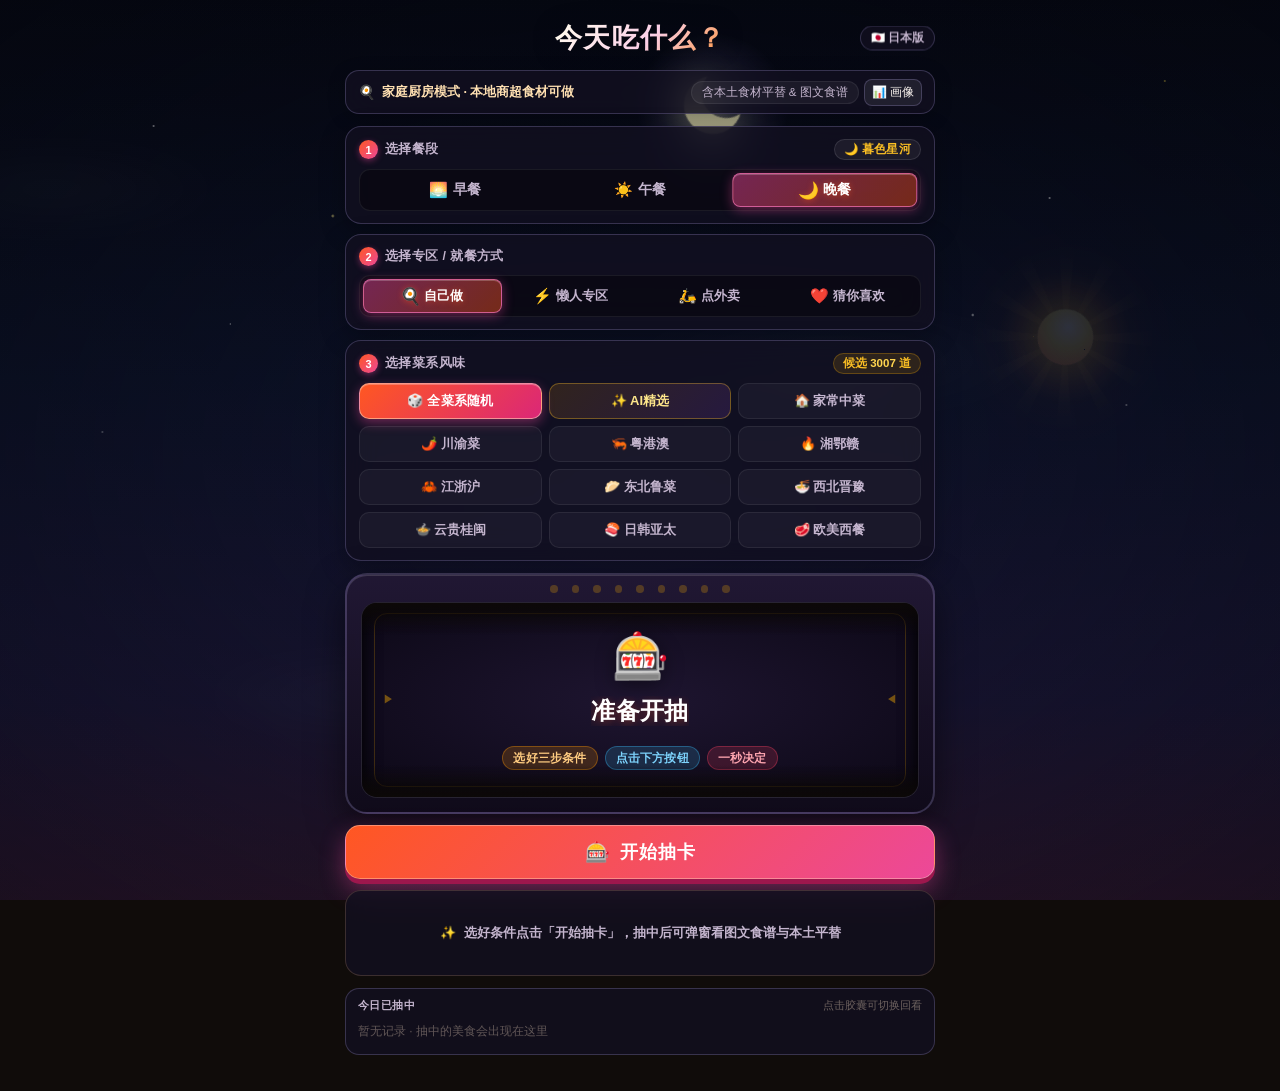
<file: index.html>
<!DOCTYPE html>
<html lang="zh-CN">
<head>
  <meta charset="UTF-8" />
  <meta name="viewport" content="width=device-width, initial-scale=1.0" />
  <title>今天吃什么 · 每日美食抽选机</title>
  <link rel="stylesheet" href="style.css" />
</head>
<body data-theme="breakfast">
  <!-- 动态昼夜天穹背景（三层天空渐变无缝交叉淡入淡出 + 太阳/月亮真实弧线公转轨道 + 星空与云雾） -->
  <div class="sky-backdrop" aria-hidden="true">
    <div class="sky-layer sky-breakfast"></div>
    <div class="sky-layer sky-lunch"></div>
    <div class="sky-layer sky-dinner"></div>
    <div class="sky-stars"></div>

    <div class="celestial-wheel" id="celestialWheel">
      <div class="celestial-sun">
        <div class="sun-rays"></div>
        <div class="sun-corona"></div>
        <div class="sun-core"></div>
      </div>
      <div class="celestial-moon">
        <div class="moon-halo"></div>
        <div class="moon-disc"></div>
      </div>
    </div>

    <div class="sky-clouds">
      <div class="cloud cloud-1"></div>
      <div class="cloud cloud-2"></div>
      <div class="cloud cloud-3"></div>
    </div>
    <div class="sky-vignette"></div>
  </div>

  <!-- 抽卡聚光灯暗幕 -->
  <div class="ritual-spotlight" id="ritualSpotlight" aria-hidden="true"></div>
  <canvas id="fxCanvas" class="fx-canvas"></canvas>

  <main class="app-container">
    <!-- 顶部极简标题 -->
    <header class="app-header">
      <h1 class="app-title">今天吃什么？</h1>
      <a href="jp/index.html" class="lang-switch-pill" title="切换至日本地区专属版本（日本語・日本食習慣向け）">🇯🇵 日本版</a>
    </header>

    <!-- 恒定高度状态控制条（4模式原地平滑淡入淡出，0高度跳动） -->
    <div class="status-stage">
      <!-- 自己做状态层 -->
      <div id="cookStatusLayer" class="status-layer active">
        <div class="loc-left">
          <span class="status-icon-badge">🍳</span>
          <span class="loc-text-ellipsis">家庭厨房模式 · 本地商超食材可做</span>
        </div>
        <div class="loc-actions">
          <span class="status-right-tag">含本土食材平替 & 图文食谱</span>
          <button type="button" class="loc-btn btn-open-taste" title="查看我的离线饮食习惯画像">📊 画像</button>
        </div>
      </div>

      <!-- 懒人专区状态层 -->
      <div id="lazyStatusLayer" class="status-layer">
        <div class="loc-left">
          <span class="status-icon-badge">⚡</span>
          <span class="loc-text-ellipsis">懒人专区 · 电饭煲 / 空气炸锅 / 微波炉 / 10分钟快手</span>
        </div>
        <div class="loc-actions">
          <span class="status-right-tag">一锅出 · 少洗碗</span>
          <button type="button" class="loc-btn btn-open-taste" title="查看我的离线饮食习惯画像">📊 画像</button>
        </div>
      </div>

      <!-- 点外卖状态层（极简跳转模式：抽中后一键带关键词跳地图/外卖App，由App自行定位） -->
      <div id="takeoutStatusLayer" class="status-layer">
        <div class="loc-left">
          <span class="status-icon-badge">🛵</span>
          <span class="loc-text-ellipsis">外卖点餐模式 · 抽中后带关键词跳转地图 / 外卖软件搜周边</span>
        </div>
        <div class="loc-actions">
          <span class="status-right-tag">App自动定位</span>
          <button type="button" class="loc-btn btn-open-taste" title="查看我的离线饮食习惯画像">📊 画像</button>
        </div>
      </div>

      <!-- 猜你喜欢专区状态层 -->
      <div id="guessStatusLayer" class="status-layer">
        <div class="loc-left">
          <span class="status-icon-badge">❤️</span>
          <span id="guessStatusText" class="loc-text-ellipsis">猜你喜欢 · 正在基于你的本地饮食习惯智能匹配</span>
        </div>
        <div class="loc-actions">
          <button type="button" class="loc-btn loc-auth-btn btn-open-taste" title="查看我的离线本地饮食习惯画像">📊 饮食画像</button>
        </div>
      </div>
    </div>

    <!-- 三步式选择面板 -->
    <section class="steps-panel">
      <!-- STEP 1: 早中晚 -->
      <div class="step-card">
        <div class="step-label">
          <span class="step-num">1</span>
          <span class="step-name">选择餐段</span>
          <span class="step-sub-hint" id="mealSkyHint">🌅 晨曦破晓</span>
        </div>
        <div class="segmented-control cols-3" id="mealGroup" style="--active-idx: 0;">
          <div class="segment-glider"></div>
          <button type="button" class="segment-btn active" data-meal="breakfast" data-idx="0">
            <span class="pill-icon">🌅</span><span>早餐</span>
          </button>
          <button type="button" class="segment-btn" data-meal="lunch" data-idx="1">
            <span class="pill-icon">☀️</span><span>午餐</span>
          </button>
          <button type="button" class="segment-btn" data-meal="dinner" data-idx="2">
            <span class="pill-icon">🌙</span><span>晚餐</span>
          </button>
        </div>
      </div>

      <!-- STEP 2: 自己做 / 懒人专区 / 点外卖 / 猜你喜欢 -->
      <div class="step-card">
        <div class="step-label">
          <span class="step-num">2</span>
          <span class="step-name">选择专区 / 就餐方式</span>
        </div>
        <div class="segmented-control cols-4" id="modeGroup" style="--active-idx: 0;">
          <div class="segment-glider"></div>
          <button type="button" class="segment-btn active" data-mode="cook" data-idx="0">
            <span class="pill-icon">🍳</span><span>自己做</span>
          </button>
          <button type="button" class="segment-btn" data-mode="lazy" data-idx="1">
            <span class="pill-icon">⚡</span><span>懒人专区</span>
          </button>
          <button type="button" class="segment-btn" data-mode="takeout" data-idx="2">
            <span class="pill-icon">🛵</span><span>点外卖</span>
          </button>
          <button type="button" class="segment-btn" data-mode="guess" data-idx="3">
            <span class="pill-icon">❤️</span><span>猜你喜欢</span>
          </button>
        </div>
      </div>

      <!-- STEP 3: 3×4 完美对称菜系网格 -->
      <div class="step-card">
        <div class="step-label">
          <span class="step-num">3</span>
          <span class="step-name">选择菜系风味</span>
          <span class="pool-count" id="poolCount">候选 <b id="poolCountNum">--</b> 道</span>
        </div>
        <div class="cuisine-grid" id="cuisineGroup">
          <button type="button" class="cuisine-chip active" data-cuisine="all">🎲 全菜系随机</button>
          <button type="button" class="cuisine-chip ai-pick-chip" data-cuisine="AI精选">✨ AI精选</button>
          <button type="button" class="cuisine-chip" data-cuisine="家常中菜">🏠 家常中菜</button>
          <button type="button" class="cuisine-chip" data-cuisine="川渝菜">🌶️ 川渝菜</button>
          <button type="button" class="cuisine-chip" data-cuisine="粤港澳">🦐 粤港澳</button>
          <button type="button" class="cuisine-chip" data-cuisine="湘鄂赣">🔥 湘鄂赣</button>
          <button type="button" class="cuisine-chip" data-cuisine="江浙沪">🦀 江浙沪</button>
          <button type="button" class="cuisine-chip" data-cuisine="东北鲁菜">🥟 东北鲁菜</button>
          <button type="button" class="cuisine-chip" data-cuisine="西北晋豫">🍜 西北晋豫</button>
          <button type="button" class="cuisine-chip" data-cuisine="云贵桂闽">🍲 云贵桂闽</button>
          <button type="button" class="cuisine-chip" data-cuisine="日韩亚太">🍣 日韩亚太</button>
          <button type="button" class="cuisine-chip" data-cuisine="欧美西餐">🥩 欧美西餐</button>
        </div>
      </div>
    </section>

    <!-- 老虎机滚轮抽选机 -->
    <section class="slot-machine-section" id="slotMachineSection">
      <div class="slot-frame" id="slotFrame">
        <div class="slot-neon-ring" aria-hidden="true"></div>
        <div class="slot-win-banner" id="slotWinBanner">✨ 今日天命已定 ✨</div>

        <div class="slot-lights">
          <span></span><span></span><span></span><span></span><span></span><span></span><span></span><span></span><span></span>
        </div>

        <div class="slot-window" id="slotWindow">
          <div class="slot-fade-top"></div>
          <div class="slot-speed-lines" id="slotSpeedLines"></div>
          <div class="slot-win-rays" id="slotWinRays"></div>
          <div class="slot-flash-sweep" id="slotFlashSweep"></div>
          <div class="slot-center-highlight">
            <div class="slot-pointer left">▶</div>
            <div class="slot-pointer right">◀</div>
          </div>
          <div class="slot-shockwave" id="slotShockwave"></div>
          <div class="slot-shockwave slot-shockwave-2" id="slotShockwave2"></div>
          <div class="slot-reel" id="slotReel">
            <div class="reel-card">
              <div class="dish-emoji">🎰</div>
              <div class="dish-name-wrap">
                <div class="dish-name">准备开抽</div>
              </div>
              <div class="dish-badges">
                <span class="badge badge-cuisine">选好三步条件</span>
                <span class="badge badge-mode">点击下方按钮</span>
                <span class="badge badge-flavor">一秒决定</span>
              </div>
            </div>
          </div>
          <div class="slot-fade-bottom"></div>
        </div>
      </div>

      <!-- 抽卡主按钮 -->
      <div class="draw-action-bar">
        <button type="button" id="btnDraw" class="draw-btn">
          <span class="draw-btn-shine"></span>
          <span class="draw-btn-icon">🎰</span>
          <span class="draw-btn-text">开始抽卡</span>
        </button>
      </div>

      <!-- 恒定高度底部操作坞 -->
      <div class="result-dock" id="resultDock">
        <div class="dock-layer active" id="dockIdle">
          <div class="dock-placeholder">
            <span class="dock-placeholder-icon">✨</span>
            <span id="dockIdleText">选好条件点击「开始抽卡」，抽中后可点击查看详细图文食谱</span>
          </div>
        </div>
        <div class="dock-layer" id="dockResult">
          <div id="resultActionContent" class="result-action-content"></div>
        </div>
      </div>
    </section>

    <!-- 今日抽卡记录栏 -->
    <section id="historySection" class="history-section">
      <div class="history-header">
        <span class="history-title">今日已抽中</span>
        <span class="history-hint">点击胶囊可切换回看</span>
      </div>
      <div class="history-list" id="historyList">
        <span class="history-empty">暂无记录 · 抽中的美食会出现在这里</span>
      </div>
    </section>
  </main>

  <!-- 本页详细图文食谱 / 周边实店详情弹窗 -->
  <div id="recipeModal" class="modal-backdrop" aria-hidden="true">
    <div class="modal-card">
      <div class="modal-header">
        <div class="modal-title-group">
          <span id="modalEmoji" class="modal-emoji">🥘</span>
          <div class="modal-title-wrap">
            <h2 id="modalDishName" class="modal-title">菜名</h2>
            <div id="modalTags" class="modal-subtags"></div>
          </div>
        </div>
        <button type="button" id="btnCloseModal" class="modal-close" title="关闭弹窗">✕</button>
      </div>
      <div class="modal-body" id="modalBody"></div>
      <div class="modal-footer" id="modalFooter"></div>
    </div>
  </div>

  <!-- 离线本地饮食习惯画像弹窗 -->
  <div id="tasteModal" class="modal-backdrop" aria-hidden="true">
    <div class="modal-card" style="max-width:540px;">
      <div class="modal-header">
        <div class="modal-title-group">
          <span class="modal-emoji">📊</span>
          <div class="modal-title-wrap">
            <h2 class="modal-title">我的饮食习惯画像</h2>
            <div class="modal-subtags">
              <span class="badge badge-cuisine">🔒 纯离线本地保存与分析</span>
              <span class="badge badge-mode" id="tasteCountBadge">已记录 0 次偏好</span>
            </div>
          </div>
        </div>
        <button type="button" id="btnCloseTasteModal" class="modal-close">✕</button>
      </div>
      <div class="modal-body" id="tasteModalBody">
        <!-- 动态渲染：饮食人格 + 偏好排行条形图 + 离线营养习惯洞察 + 喜欢/避开清单 -->
      </div>
      <div class="modal-footer" style="grid-template-columns: repeat(3, 1fr);">
        <button type="button" id="btnExportTaste" class="action-link-btn">📤 导出备份</button>
        <button type="button" id="btnImportTaste" class="action-link-btn">📥 导入恢复</button>
        <button type="button" id="btnClearTaste" class="action-link-btn" style="color:#fda4af;">🗑️ 重置画像</button>
      </div>
    </div>
  </div>
  <input type="file" id="tasteImportFile" accept="application/json" style="display:none;" />

  <script src="dishes_data.js"></script>
  <script src="ai_curated_data.js"></script>
  <script src="app.js"></script>
</body>
</html>
</file>
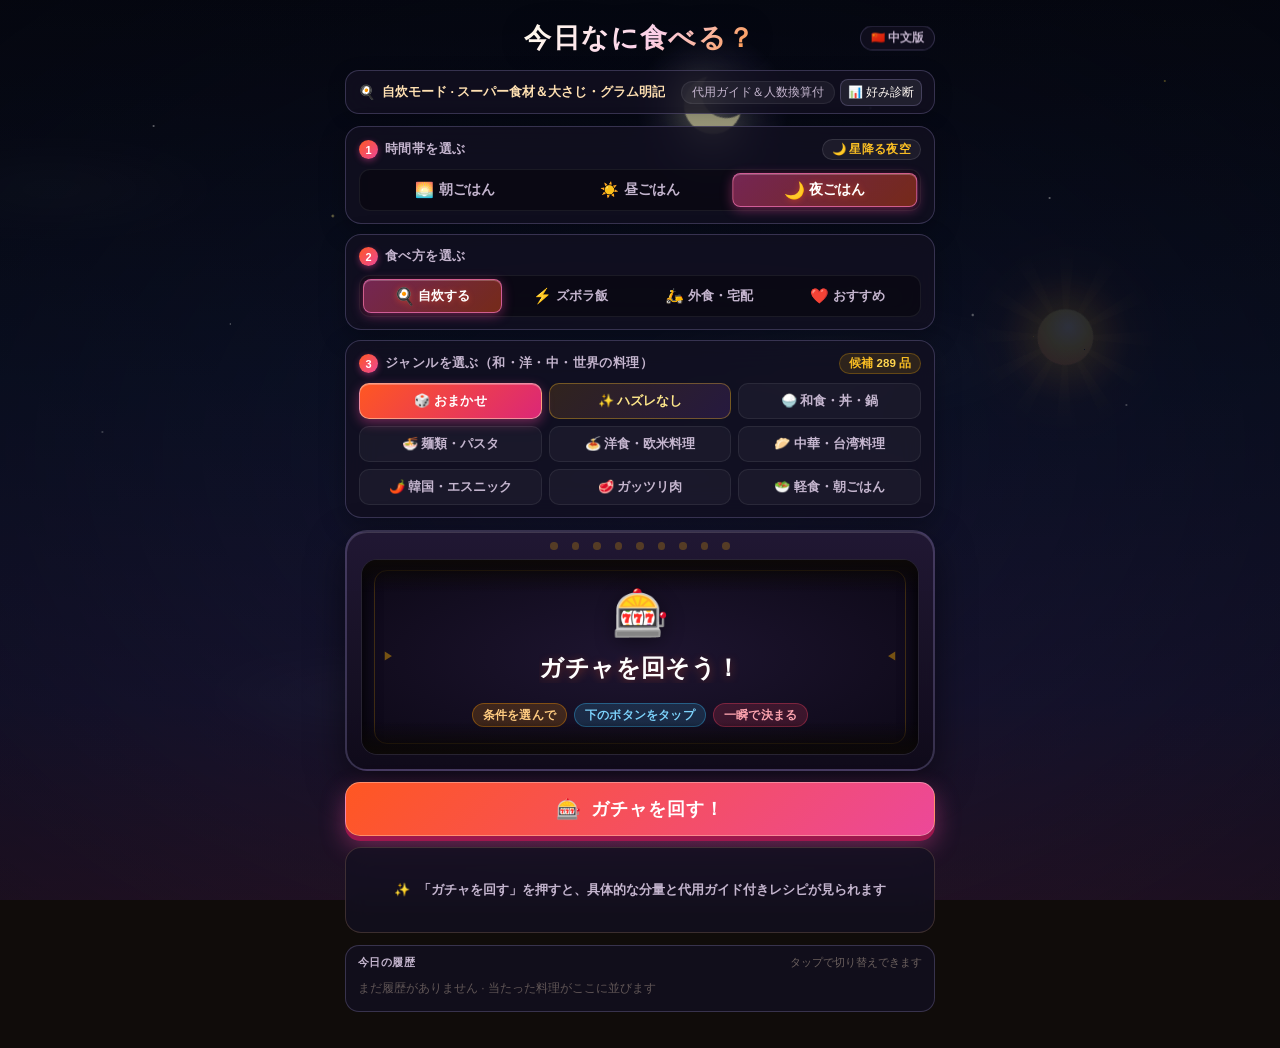
<file: jp/index.html>
<!DOCTYPE html>
<html lang="ja">
<head>
  <meta charset="UTF-8" />
  <meta name="viewport" content="width=device-width, initial-scale=1.0" />
  <title>今日なに食べる？ · 毎日のごはんガチャ</title>
  <link rel="stylesheet" href="../style.css" />
  <style>
    body {
      font-family: "Hiragino Kaku Gothic ProN", "Hiragino Sans", "Yu Gothic", "Meiryo", -apple-system, BlinkMacSystemFont, sans-serif;
    }
    .app-header {
      position: relative;
      display: flex;
      align-items: center;
      justify-content: center;
    }
    .lang-switch-pill {
      position: absolute;
      right: 0;
      top: 50%;
      transform: translateY(-50%);
      display: inline-flex;
      align-items: center;
      gap: 4px;
      padding: 4px 10px;
      border-radius: 99px;
      font-size: 11.5px;
      font-weight: 700;
      text-decoration: none;
      color: var(--text-muted);
      background: var(--bg-card);
      border: 1px solid var(--border-subtle);
      backdrop-filter: blur(12px);
      transition: color 0.2s, border-color 0.2s, transform 0.15s;
    }
    .lang-switch-pill:hover {
      color: #fff;
      border-color: var(--accent-gold);
      transform: translateY(-50%) scale(1.03);
    }
  </style>
</head>
<body data-theme="breakfast">
  <!-- 時間帯で移ろう空と太陽・月の公転背景 -->
  <div class="sky-backdrop" aria-hidden="true">
    <div class="sky-layer sky-breakfast"></div>
    <div class="sky-layer sky-lunch"></div>
    <div class="sky-layer sky-dinner"></div>
    <div class="sky-stars"></div>

    <div class="celestial-wheel" id="celestialWheel">
      <div class="celestial-sun">
        <div class="sun-rays"></div>
        <div class="sun-corona"></div>
        <div class="sun-core"></div>
      </div>
      <div class="celestial-moon">
        <div class="moon-halo"></div>
        <div class="moon-disc"></div>
      </div>
    </div>

    <div class="sky-clouds">
      <div class="cloud cloud-1"></div>
      <div class="cloud cloud-2"></div>
      <div class="cloud cloud-3"></div>
    </div>
    <div class="sky-vignette"></div>
  </div>

  <!-- ガチャ演出スポットライト＆花火キャンバス -->
  <div class="ritual-spotlight" id="ritualSpotlight" aria-hidden="true"></div>
  <canvas id="fxCanvas" class="fx-canvas"></canvas>

  <main class="app-container">
    <!-- タイトル＆言語切替 -->
    <header class="app-header">
      <h1 class="app-title">今日なに食べる？</h1>
      <a href="../index.html" class="lang-switch-pill" title="中国語版（中華・アジア向け）へ切替">🇨🇳 中文版</a>
    </header>

    <!-- 固定高さステータスバー（4モード切替・レイアウトシフト0） -->
    <div class="status-stage">
      <!-- 自炊モード -->
      <div id="cookStatusLayer" class="status-layer active">
        <div class="loc-left">
          <span class="status-icon-badge">🍳</span>
          <span class="loc-text-ellipsis">自炊モード · スーパー食材＆大さじ・グラム明記</span>
        </div>
        <div class="loc-actions">
          <span class="status-right-tag">代用ガイド＆人数換算付</span>
          <button type="button" class="loc-btn btn-open-taste" title="オフライン食の好み診断を見る">📊 好み診断</button>
        </div>
      </div>

      <!-- ズボラ飯モード -->
      <div id="lazyStatusLayer" class="status-layer">
        <div class="loc-left">
          <span class="status-icon-badge">⚡</span>
          <span class="loc-text-ellipsis">ズボラ飯 · レンチン / 炊飯器 / 冷凍うどん / 10分</span>
        </div>
        <div class="loc-actions">
          <span class="status-right-tag">洗い物少なめ・包丁いらず</span>
          <button type="button" class="loc-btn btn-open-taste" title="オフライン食の好み診断を見る">📊 好み診断</button>
        </div>
      </div>

      <!-- 外食・デリバリーモード（シンプル検索ジャンプ：位置情報はマップ・宅配アプリ側におまかせ） -->
      <div id="takeoutStatusLayer" class="status-layer">
        <div class="loc-left">
          <span class="status-icon-badge">🛵</span>
          <span class="loc-text-ellipsis">外食・宅配モード · 当たった料理をマップや宅配アプリでそのまま検索</span>
        </div>
        <div class="loc-actions">
          <span class="status-right-tag">アプリ側で現在地検索</span>
          <button type="button" class="loc-btn btn-open-taste" title="オフライン食の好み診断を見る">📊 好み診断</button>
        </div>
      </div>

      <!-- おすすめモード -->
      <div id="guessStatusLayer" class="status-layer">
        <div class="loc-left">
          <span class="status-icon-badge">❤️</span>
          <span id="guessStatusText" class="loc-text-ellipsis">あなたへのおすすめ · ローカル履歴から好みを分析中</span>
        </div>
        <div class="loc-actions">
          <button type="button" class="loc-btn loc-auth-btn btn-open-taste" title="オフライン食の好み診断を見る">📊 好みカルテ</button>
        </div>
      </div>
    </div>

    <!-- 3ステップ選択パネル -->
    <section class="steps-panel">
      <!-- STEP 1: 朝・昼・夜 -->
      <div class="step-card">
        <div class="step-label">
          <span class="step-num">1</span>
          <span class="step-name">時間帯を選ぶ</span>
          <span class="step-sub-hint" id="mealSkyHint">🌅 朝焼けの空</span>
        </div>
        <div class="segmented-control cols-3" id="mealGroup" style="--active-idx: 0;">
          <div class="segment-glider"></div>
          <button type="button" class="segment-btn active" data-meal="breakfast" data-idx="0">
            <span class="pill-icon">🌅</span><span>朝ごはん</span>
          </button>
          <button type="button" class="segment-btn" data-meal="lunch" data-idx="1">
            <span class="pill-icon">☀️</span><span>昼ごはん</span>
          </button>
          <button type="button" class="segment-btn" data-meal="dinner" data-idx="2">
            <span class="pill-icon">🌙</span><span>夜ごはん</span>
          </button>
        </div>
      </div>

      <!-- STEP 2: 食べ方・モード -->
      <div class="step-card">
        <div class="step-label">
          <span class="step-num">2</span>
          <span class="step-name">食べ方を選ぶ</span>
        </div>
        <div class="segmented-control cols-4" id="modeGroup" style="--active-idx: 0;">
          <div class="segment-glider"></div>
          <button type="button" class="segment-btn active" data-mode="cook" data-idx="0">
            <span class="pill-icon">🍳</span><span>自炊する</span>
          </button>
          <button type="button" class="segment-btn" data-mode="lazy" data-idx="1">
            <span class="pill-icon">⚡</span><span>ズボラ飯</span>
          </button>
          <button type="button" class="segment-btn" data-mode="takeout" data-idx="2">
            <span class="pill-icon">🛵</span><span>外食・宅配</span>
          </button>
          <button type="button" class="segment-btn" data-mode="guess" data-idx="3">
            <span class="pill-icon">❤️</span><span>おすすめ</span>
          </button>
        </div>
      </div>

      <!-- STEP 3: 和洋中・世界料理まで広く網羅した 3×3 ジャンルグリッド -->
      <div class="step-card">
        <div class="step-label">
          <span class="step-num">3</span>
          <span class="step-name">ジャンルを選ぶ（和・洋・中・世界の料理）</span>
          <span class="pool-count" id="poolCount">候補 <b id="poolCountNum">--</b> 品</span>
        </div>
        <div class="cuisine-grid" id="cuisineGroup">
          <button type="button" class="cuisine-chip active" data-cuisine="all">🎲 おまかせ</button>
          <button type="button" class="cuisine-chip ai-pick-chip" data-cuisine="厳選">✨ ハズレなし</button>
          <button type="button" class="cuisine-chip" data-cuisine="和食・丼・鍋">🍚 和食・丼・鍋</button>
          <button type="button" class="cuisine-chip" data-cuisine="麺類・パスタ">🍜 麺類・パスタ</button>
          <button type="button" class="cuisine-chip" data-cuisine="洋食・欧米料理">🍝 洋食・欧米料理</button>
          <button type="button" class="cuisine-chip" data-cuisine="中華・台湾料理">🥟 中華・台湾料理</button>
          <button type="button" class="cuisine-chip" data-cuisine="韓国・エスニック">🌶️ 韓国・エスニック</button>
          <button type="button" class="cuisine-chip" data-cuisine="ガッツリ肉・揚げ物">🥩 ガッツリ肉</button>
          <button type="button" class="cuisine-chip" data-cuisine="軽食・朝ごはん・サラダ">🥗 軽食・朝ごはん</button>
        </div>
      </div>
    </section>

    <!-- スロットマシン抽選機 -->
    <section class="slot-machine-section" id="slotMachineSection">
      <div class="slot-frame" id="slotFrame">
        <div class="slot-neon-ring" aria-hidden="true"></div>
        <div class="slot-win-banner" id="slotWinBanner">✨ 今日のごはん決定！ ✨</div>

        <div class="slot-lights">
          <span></span><span></span><span></span><span></span><span></span><span></span><span></span><span></span><span></span>
        </div>

        <div class="slot-window" id="slotWindow">
          <div class="slot-fade-top"></div>
          <div class="slot-speed-lines" id="slotSpeedLines"></div>
          <div class="slot-win-rays" id="slotWinRays"></div>
          <div class="slot-flash-sweep" id="slotFlashSweep"></div>
          <div class="slot-center-highlight">
            <div class="slot-pointer left">▶</div>
            <div class="slot-pointer right">◀</div>
          </div>
          <div class="slot-shockwave" id="slotShockwave"></div>
          <div class="slot-shockwave slot-shockwave-2" id="slotShockwave2"></div>
          <div class="slot-reel" id="slotReel">
            <div class="reel-card">
              <div class="dish-emoji">🎰</div>
              <div class="dish-name-wrap">
                <div class="dish-name">ガチャを回そう！</div>
              </div>
              <div class="dish-badges">
                <span class="badge badge-cuisine">条件を選んで</span>
                <span class="badge badge-mode">下のボタンをタップ</span>
                <span class="badge badge-flavor">一瞬で決まる</span>
              </div>
            </div>
          </div>
          <div class="slot-fade-bottom"></div>
        </div>
      </div>

      <!-- ガチャメインボタン -->
      <div class="draw-action-bar">
        <button type="button" id="btnDraw" class="draw-btn">
          <span class="draw-btn-shine"></span>
          <span class="draw-btn-icon">🎰</span>
          <span class="draw-btn-text">ガチャを回す！</span>
        </button>
      </div>

      <!-- 固定高さアクションドック -->
      <div class="result-dock" id="resultDock">
        <div class="dock-layer active" id="dockIdle">
          <div class="dock-placeholder">
            <span class="dock-placeholder-icon">✨</span>
            <span id="dockIdleText">条件を選んで「ガチャを回す」を押すと、レシピや外食・宅配メニューをチェックできます</span>
          </div>
        </div>
        <div class="dock-layer" id="dockResult">
          <div id="resultActionContent" class="result-action-content"></div>
        </div>
      </div>
    </section>

    <!-- 今日の抽選履歴バー -->
    <section id="historySection" class="history-section">
      <div class="history-header">
        <span class="history-title">今日の履歴</span>
        <span class="history-hint">タップで切り替えできます</span>
      </div>
      <div class="history-list" id="historyList">
        <span class="history-empty">まだ履歴がありません · 当たった料理がここに並びます</span>
      </div>
    </section>
  </main>

  <!-- ページ内レシピ＆周辺店舗詳細モーダル -->
  <div id="recipeModal" class="modal-backdrop" aria-hidden="true">
    <div class="modal-card">
      <div class="modal-header">
        <div class="modal-title-group">
          <span id="modalEmoji" class="modal-emoji">🍲</span>
          <div class="modal-title-wrap">
            <h2 id="modalDishName" class="modal-title">料理名</h2>
            <div id="modalTags" class="modal-subtags"></div>
          </div>
        </div>
        <button type="button" id="btnCloseModal" class="modal-close" title="閉じる">✕</button>
      </div>
      <div class="modal-body" id="modalBody"></div>
      <div class="modal-footer" id="modalFooter"></div>
    </div>
  </div>

  <!-- 完全オフライン食の好みカルテモーダル -->
  <div id="tasteModal" class="modal-backdrop" aria-hidden="true">
    <div class="modal-card" style="max-width:540px;">
      <div class="modal-header">
        <div class="modal-title-group">
          <span class="modal-emoji">📊</span>
          <div class="modal-title-wrap">
            <h2 class="modal-title">あなたの食の好みカルテ</h2>
            <div class="modal-subtags">
              <span class="badge badge-cuisine">🔒 完全オフライン・ブラウザ内保存</span>
              <span class="badge badge-mode" id="tasteCountBadge">記録 0 件</span>
            </div>
          </div>
        </div>
        <button type="button" id="btnCloseTasteModal" class="modal-close">✕</button>
      </div>
      <div class="modal-body" id="tasteModalBody"></div>
      <div class="modal-footer" style="grid-template-columns: repeat(3, 1fr);">
        <button type="button" id="btnExportTaste" class="action-link-btn">📤 バックアップ保存</button>
        <button type="button" id="btnImportTaste" class="action-link-btn">📥 データを復元</button>
        <button type="button" id="btnClearTaste" class="action-link-btn" style="color:#fda4af;">🗑️ リセット</button>
      </div>
    </div>
  </div>
  <input type="file" id="tasteImportFile" accept="application/json" style="display:none;" />

  <script src="jp_dishes_data.js"></script>
  <script src="jp_global_recipes.js"></script>
  <script src="jp_expanded_pack.js"></script>
  <script src="jp_expanded_pack_2.js"></script>
  <script src="app.js"></script>
</body>
</html>
</file>
<file: style.css>
:root {
  --bg-dark: #100c0a;
  --bg-card: rgba(32, 22, 26, 0.74);
  --border-subtle: rgba(254, 215, 170, 0.22);
  --primary: #f97316;
  --primary-end: #fb923c;
  --primary-shadow: #c2410c;
  --primary-glow: rgba(249, 115, 22, 0.42);
  --accent-gold: #fcd34d;
  --accent-green: #22c55e;
  --text-main: #fff8f3;
  --text-muted: #d6c3b8;
  --title-grad: linear-gradient(135deg, #fffbeb 10%, #fde68a 55%, #fb923c 100%);
  --slot-frame-bg: linear-gradient(180deg, rgba(56, 32, 34, 0.92) 0%, rgba(28, 18, 22, 0.96) 100%);
  --slot-window-bg: radial-gradient(ellipse at center, #26171a 0%, #140c0f 100%);
  --glider-bg: linear-gradient(135deg, rgba(249, 115, 22, 0.5), rgba(251, 191, 36, 0.38));
  --glider-border: rgba(253, 186, 116, 0.72);
  --chip-active-bg: linear-gradient(135deg, #f97316, #fbbf24);
  --orbit-deg: -42deg;
  --reel-height: 196px;
  --ease-spring: cubic-bezier(0.22, 1, 0.36, 1);
  --ease-bounce: cubic-bezier(0.34, 1.56, 0.64, 1);
}

/* 🌅 早餐主题：晨曦暖杏 */
body[data-theme="breakfast"] {
  --bg-card: rgba(38, 23, 28, 0.72);
  --border-subtle: rgba(254, 215, 170, 0.26);
  --primary: #f97316;
  --primary-end: #fbbf24;
  --primary-shadow: #c2410c;
  --primary-glow: rgba(249, 115, 22, 0.45);
  --accent-gold: #fde68a;
  --text-muted: #e6cec0;
  --title-grad: linear-gradient(135deg, #fffbeb 10%, #fde68a 52%, #fb923c 100%);
  --slot-frame-bg: linear-gradient(180deg, rgba(64, 34, 38, 0.9) 0%, rgba(30, 18, 24, 0.95) 100%);
  --slot-window-bg: radial-gradient(ellipse at center, #28161b 0%, #150b0e 100%);
  --glider-bg: linear-gradient(135deg, rgba(249, 115, 22, 0.54), rgba(251, 191, 36, 0.42));
  --glider-border: rgba(253, 224, 71, 0.65);
  --chip-active-bg: linear-gradient(135deg, #f97316, #f59e0b);
  --orbit-deg: -40deg;
}

/* ☀️ 午餐主题：晴空暖阳 */
body[data-theme="lunch"] {
  --bg-card: rgba(11, 32, 56, 0.7);
  --border-subtle: rgba(186, 230, 253, 0.28);
  --primary: #ea580c;
  --primary-end: #f59e0b;
  --primary-shadow: #9a3412;
  --primary-glow: rgba(245, 158, 11, 0.45);
  --accent-gold: #fef08a;
  --text-muted: #cbd5e1;
  --title-grad: linear-gradient(135deg, #ffffff 15%, #fef08a 58%, #7dd3fc 100%);
  --slot-frame-bg: linear-gradient(180deg, rgba(16, 48, 82, 0.9) 0%, rgba(9, 25, 44, 0.95) 100%);
  --slot-window-bg: radial-gradient(ellipse at center, #112a46 0%, #081524 100%);
  --glider-bg: linear-gradient(135deg, rgba(14, 165, 233, 0.56), rgba(250, 204, 21, 0.38));
  --glider-border: rgba(125, 211, 252, 0.78);
  --chip-active-bg: linear-gradient(135deg, #0284c7, #f59e0b);
  --orbit-deg: 0deg;
}

/* 🌙 晚餐主题：暮色星河 */
body[data-theme="dinner"] {
  --bg-card: rgba(19, 16, 32, 0.78);
  --border-subtle: rgba(196, 181, 253, 0.22);
  --primary: #ff5722;
  --primary-end: #ec4899;
  --primary-shadow: #9d174d;
  --primary-glow: rgba(236, 72, 153, 0.42);
  --accent-gold: #fbbf24;
  --text-muted: #c4b5ce;
  --title-grad: linear-gradient(135deg, #fff7ed 10%, #fbcfe8 55%, #fb923c 100%);
  --slot-frame-bg: linear-gradient(180deg, rgba(34, 24, 52, 0.92) 0%, rgba(15, 11, 26, 0.96) 100%);
  --slot-window-bg: radial-gradient(ellipse at center, #1e1530 0%, #0c0816 100%);
  --glider-bg: linear-gradient(135deg, rgba(236, 72, 153, 0.48), rgba(255, 87, 34, 0.44));
  --glider-border: rgba(244, 114, 182, 0.72);
  --chip-active-bg: linear-gradient(135deg, #ff5722, #db2777);
  --orbit-deg: 56deg;
}

* {
  box-sizing: border-box;
  margin: 0;
  padding: 0;
  -webkit-tap-highlight-color: transparent;
}

body {
  font-family: -apple-system, BlinkMacSystemFont, "PingFang SC", "Hiragino Sans GB", "Microsoft YaHei", sans-serif;
  background-color: var(--bg-dark);
  color: var(--text-main);
  min-height: 100vh;
  display: flex;
  justify-content: center;
  align-items: flex-start;
  padding: 18px 16px 36px;
  overflow-x: hidden;
  position: relative;
}

/* =========================================================================
   Dynamic Celestial Sky & Orbital Sun/Moon Backdrop (背景模拟太阳公转)
   ========================================================================= */
.sky-backdrop {
  position: fixed;
  inset: 0;
  z-index: 0;
  overflow: hidden;
  pointer-events: none;
}

.sky-layer {
  position: absolute;
  inset: 0;
  opacity: 0;
  transition: opacity 0.95s cubic-bezier(0.22, 1, 0.36, 1);
}

/* 🌅 早餐晨曦渐变：深靛紫 -> 朝霞玫瑰 -> 暖杏日出金 */
.sky-breakfast {
  background: linear-gradient(180deg, #1b172c 0%, #4b293f 36%, #b25842 74%, #f4a261 100%);
}
body[data-theme="breakfast"] .sky-breakfast { opacity: 1; }

/* ☀️ 午餐晴空渐变：澄澈蔚蓝 -> 明朗天青 -> 暖阳地平线 */
.sky-lunch {
  background: linear-gradient(180deg, #0b2545 0%, #134e7e 38%, #257fb8 75%, #73c2e2 100%);
}
body[data-theme="lunch"] .sky-lunch { opacity: 1; }

/* 🌙 晚餐星夜渐变：深邃夜空 -> 暮色靛蓝 -> 暖霓虹晚霞地平线 */
.sky-dinner {
  background: linear-gradient(180deg, #050712 0%, #0d132b 42%, #1d183b 78%, #341933 100%);
}
body[data-theme="dinner"] .sky-dinner { opacity: 1; }

/* Twinkling Starfield (Visible at Dinner) */
.sky-stars {
  position: absolute;
  inset: 0;
  opacity: 0;
  transition: opacity 1.1s ease;
  background-image:
    radial-gradient(1.5px 1.5px at 12% 14%, rgba(255, 255, 255, 0.9), transparent),
    radial-gradient(2px 2px at 26% 24%, rgba(254, 240, 138, 0.85), transparent),
    radial-gradient(1.5px 1.5px at 38% 10%, rgba(255, 255, 255, 0.75), transparent),
    radial-gradient(1.2px 1.2px at 54% 18%, rgba(255, 255, 255, 0.8), transparent),
    radial-gradient(2px 2px at 68% 12%, rgba(186, 230, 253, 0.9), transparent),
    radial-gradient(1.5px 1.5px at 82% 22%, rgba(255, 255, 255, 0.85), transparent),
    radial-gradient(1.5px 1.5px at 91% 9%, rgba(253, 224, 71, 0.8), transparent),
    radial-gradient(1.2px 1.2px at 18% 36%, rgba(255, 255, 255, 0.65), transparent),
    radial-gradient(1.8px 1.8px at 76% 35%, rgba(255, 255, 255, 0.7), transparent),
    radial-gradient(1.2px 1.2px at 45% 32%, rgba(255, 255, 255, 0.6), transparent),
    radial-gradient(1.5px 1.5px at 8% 48%, rgba(255, 255, 255, 0.5), transparent),
    radial-gradient(1.5px 1.5px at 88% 45%, rgba(255, 255, 255, 0.55), transparent);
  animation: starTwinkle 4.5s ease-in-out infinite alternate;
}

body[data-theme="dinner"] .sky-stars {
  opacity: 0.95;
}

/* Giant Orbital Wheel Carrying the Sun & Moon Along a Curved Sky Arc */
.celestial-wheel {
  position: absolute;
  width: min(1050px, 128vw);
  height: min(1050px, 128vw);
  left: 50%;
  top: 11vh;
  transform: translateX(-50%) rotate(var(--orbit-deg));
  transition: transform 1.25s cubic-bezier(0.22, 1, 0.36, 1);
  will-change: transform;
}

/* The Sun (at 12 o'clock on the orbital wheel) */
.celestial-sun {
  position: absolute;
  top: -46px;
  left: 50%;
  width: 116px;
  height: 116px;
  margin-left: -58px;
  display: flex;
  align-items: center;
  justify-content: center;
  transition: opacity 0.9s ease, transform 1.1s var(--ease-spring), filter 0.9s ease;
}

body[data-theme="breakfast"] .celestial-sun {
  opacity: 0.95;
  transform: scale(1.04);
  filter: saturate(1.15);
}

body[data-theme="lunch"] .celestial-sun {
  opacity: 1;
  transform: scale(1.16);
  filter: brightness(1.12);
}

body[data-theme="dinner"] .celestial-sun {
  opacity: 0.22;
  transform: scale(0.85);
  filter: hue-rotate(-18deg) saturate(1.5);
}

.sun-core {
  position: relative;
  z-index: 3;
  width: 66px;
  height: 66px;
  border-radius: 50%;
  background: radial-gradient(circle at 38% 35%, #fffef5 0%, #fef08a 42%, #fb923c 100%);
  box-shadow:
    0 0 36px 12px rgba(253, 224, 71, 0.55),
    0 0 90px 28px rgba(251, 146, 60, 0.38);
}

.sun-corona {
  position: absolute;
  z-index: 2;
  width: 150px;
  height: 150px;
  border-radius: 50%;
  background: radial-gradient(circle, rgba(254, 240, 138, 0.36) 0%, rgba(251, 146, 60, 0.14) 50%, transparent 72%);
  animation: sunPulse 5s ease-in-out infinite alternate;
}

.sun-rays {
  position: absolute;
  z-index: 1;
  width: 220px;
  height: 220px;
  border-radius: 50%;
  background: repeating-conic-gradient(
    from 0deg,
    rgba(254, 240, 138, 0.18) 0deg 10deg,
    transparent 10deg 30deg
  );
  -webkit-mask-image: radial-gradient(circle, black 15%, transparent 70%);
  mask-image: radial-gradient(circle, black 15%, transparent 70%);
  animation: sunRaysSpin 42s linear infinite;
}

/* The Crescent Moon (positioned along the opposite arc of the wheel, rising smoothly at Dinner!) */
.celestial-moon {
  position: absolute;
  inset: 0;
  transform: rotate(-48deg);
  opacity: 0;
  transition: opacity 0.95s ease;
}

body[data-theme="dinner"] .celestial-moon {
  opacity: 1;
}

.moon-halo {
  position: absolute;
  top: -70px;
  left: 50%;
  width: 150px;
  height: 150px;
  margin-left: -75px;
  border-radius: 50%;
  background: radial-gradient(circle, rgba(224, 231, 255, 0.25) 0%, rgba(167, 139, 250, 0.08) 52%, transparent 72%);
}

.moon-disc {
  position: absolute;
  top: -28px;
  left: 50%;
  width: 58px;
  height: 58px;
  margin-left: -29px;
  border-radius: 50%;
  background: transparent;
  box-shadow: inset 15px -10px 0 4px #fef9c3;
  filter: drop-shadow(0 0 18px rgba(254, 249, 195, 0.65));
  transform: rotate(-16deg);
}

/* Soft Drifting Horizon Clouds */
.sky-clouds {
  position: absolute;
  inset: 0;
  opacity: 0.42;
  transition: opacity 0.9s ease;
}

body[data-theme="dinner"] .sky-clouds {
  opacity: 0.14;
}

.cloud {
  position: absolute;
  border-radius: 999px;
  background: radial-gradient(ellipse at center, rgba(255, 255, 255, 0.26) 0%, rgba(255, 255, 255, 0) 72%);
  filter: blur(18px);
}

.cloud-1 {
  width: 360px;
  height: 90px;
  top: 16%;
  left: -10%;
  animation: cloudDrift 34s linear infinite;
}

.cloud-2 {
  width: 440px;
  height: 110px;
  top: 34%;
  left: 48%;
  animation: cloudDrift 46s linear infinite reverse;
}

.cloud-3 {
  width: 320px;
  height: 85px;
  bottom: 18%;
  left: 15%;
  animation: cloudDrift 38s linear infinite;
}

/* Subtle dark scrim to guarantee crisp text readability across all 3 skies */
.sky-vignette {
  position: absolute;
  inset: 0;
  background: radial-gradient(ellipse at center, rgba(8, 10, 18, 0.16) 0%, rgba(5, 7, 14, 0.52) 100%);
}

.fx-canvas {
  position: fixed;
  inset: 0;
  width: 100%;
  height: 100%;
  pointer-events: none;
  z-index: 50;
}

/* Main Centered Clean Container */
.app-container {
  position: relative;
  z-index: 1;
  width: 100%;
  max-width: 590px;
  display: flex;
  flex-direction: column;
  gap: 12px;
}

.app-header {
  position: relative;
  display: flex;
  align-items: center;
  justify-content: center;
  text-align: center;
  padding: 2px 0;
}

.lang-switch-pill {
  position: absolute;
  right: 0;
  top: 50%;
  transform: translateY(-50%);
  display: inline-flex;
  align-items: center;
  gap: 4px;
  padding: 4px 10px;
  border-radius: 99px;
  font-size: 11.5px;
  font-weight: 700;
  text-decoration: none;
  color: var(--text-muted);
  background: var(--bg-card);
  border: 1px solid var(--border-subtle);
  backdrop-filter: blur(12px);
  transition: color 0.2s, border-color 0.2s, transform 0.15s;
}

.lang-switch-pill:hover {
  color: #fff;
  border-color: var(--accent-gold);
  transform: translateY(-50%) scale(1.04);
}

.app-title {
  font-size: 27px;
  font-weight: 900;
  letter-spacing: 1.4px;
  background: var(--title-grad);
  -webkit-background-clip: text;
  -webkit-text-fill-color: transparent;
  filter: drop-shadow(0 3px 14px rgba(0, 0, 0, 0.35));
  transition: filter 0.6s ease;
}

/* Fixed-Height Status Stage (Zero Layout Jump between Cook & Takeout) */
.status-stage {
  position: relative;
  height: 44px;
  border-radius: 14px;
  background: var(--bg-card);
  border: 1px solid var(--border-subtle);
  overflow: hidden;
  backdrop-filter: blur(16px);
  box-shadow: 0 4px 18px rgba(0, 0, 0, 0.22);
  transition: background 0.65s ease, border-color 0.65s ease;
}

.status-layer {
  position: absolute;
  inset: 0;
  display: flex;
  align-items: center;
  justify-content: space-between;
  gap: 8px;
  padding: 0 12px;
  font-size: 12.5px;
  opacity: 0;
  transform: translateY(8px);
  pointer-events: none;
  transition: opacity 0.28s var(--ease-spring), transform 0.28s var(--ease-spring);
}

.status-layer.active {
  opacity: 1;
  transform: translateY(0);
  pointer-events: auto;
}

.loc-left {
  display: flex;
  align-items: center;
  gap: 7px;
  font-weight: 600;
  color: #ffe0b2;
  min-width: 0;
}

.loc-text-ellipsis {
  white-space: nowrap;
  overflow: hidden;
  text-overflow: ellipsis;
}

.status-icon-badge {
  font-size: 14px;
  flex-shrink: 0;
}

.status-right-tag {
  font-size: 11.5px;
  color: var(--text-muted);
  background: rgba(255, 255, 255, 0.05);
  padding: 3px 10px;
  border-radius: 99px;
  border: 1px solid rgba(255, 255, 255, 0.07);
  white-space: nowrap;
  flex-shrink: 0;
}

.loc-dot {
  flex-shrink: 0;
  width: 8px;
  height: 8px;
  border-radius: 50%;
  background: var(--accent-green);
  box-shadow: 0 0 8px var(--accent-green);
  transition: background 0.3s, box-shadow 0.3s;
}

.loc-dot.loading {
  background: var(--accent-gold);
  box-shadow: 0 0 8px var(--accent-gold);
  animation: pulse 1s infinite;
}

.loc-dot.error {
  background: #f43f5e;
  box-shadow: 0 0 8px #f43f5e;
}

.loc-auth-btn {
  font-weight: 700;
  color: #fde68a;
  border-color: rgba(251, 191, 36, 0.42);
  background: rgba(251, 191, 36, 0.14);
}

.loc-actions {
  display: flex;
  align-items: center;
  gap: 5px;
  flex-shrink: 0;
}

.loc-btn,
.city-select {
  background: rgba(255, 255, 255, 0.075);
  color: var(--text-main);
  border: 1px solid var(--border-subtle);
  border-radius: 8px;
  padding: 4px 7px;
  font-size: 12px;
  cursor: pointer;
  transition: background 0.2s, border-color 0.2s, transform 0.15s;
}

.loc-btn:hover,
.city-select:hover {
  background: rgba(255, 255, 255, 0.15);
  border-color: rgba(255, 179, 0, 0.42);
}

.loc-btn:active {
  transform: scale(0.94);
}

.city-select option {
  background: #1e1815;
  color: #fff;
}

/* Steps Panel */
.steps-panel {
  display: flex;
  flex-direction: column;
  gap: 10px;
}

.step-row-split {
  display: grid;
  grid-template-columns: 1fr 1fr;
  gap: 10px;
}

@media (max-width: 520px) {
  .step-row-split {
    grid-template-columns: 1fr;
  }
}

.step-card {
  background: var(--bg-card);
  border: 1px solid var(--border-subtle);
  border-radius: 16px;
  padding: 12px 13px;
  backdrop-filter: blur(16px);
  box-shadow: 0 8px 26px rgba(0, 0, 0, 0.28);
  transition: background 0.65s ease, border-color 0.65s ease;
}

.step-label {
  display: flex;
  align-items: center;
  gap: 7px;
  margin-bottom: 9px;
}

.step-num {
  width: 19px;
  height: 19px;
  border-radius: 50%;
  background: linear-gradient(135deg, var(--primary), var(--primary-end));
  color: #fff;
  font-size: 11px;
  font-weight: 800;
  display: inline-flex;
  align-items: center;
  justify-content: center;
  box-shadow: 0 2px 6px var(--primary-glow);
  transition: background 0.6s ease, box-shadow 0.6s ease;
}

.step-name {
  font-size: 12.5px;
  font-weight: 700;
  color: var(--text-muted);
  letter-spacing: 0.4px;
}

.pool-count {
  margin-left: auto;
  font-size: 11.5px;
  color: var(--accent-gold);
  background: rgba(255, 179, 0, 0.12);
  border: 1px solid rgba(255, 179, 0, 0.26);
  padding: 2px 9px;
  border-radius: 99px;
  font-weight: 600;
  font-variant-numeric: tabular-nums;
  transition: transform 0.2s var(--ease-bounce);
}

.pool-count.bump {
  transform: scale(1.08);
}

.pool-count b {
  font-weight: 800;
  color: #ffd54f;
}

/* Silky Sliding Segmented Controls */
.segmented-control {
  position: relative;
  display: grid;
  background: rgba(0, 0, 0, 0.34);
  border: 1px solid rgba(255, 255, 255, 0.07);
  border-radius: 11px;
  padding: 3px;
  isolation: isolate;
}

.segmented-control.cols-4 {
  grid-template-columns: repeat(4, 1fr);
}

.segmented-control.cols-3 {
  grid-template-columns: repeat(3, 1fr);
}

.segmented-control.cols-2 {
  grid-template-columns: repeat(2, 1fr);
}

.segment-glider {
  position: absolute;
  top: 3px;
  bottom: 3px;
  left: 3px;
  border-radius: 8px;
  background: var(--glider-bg);
  border: 1px solid var(--glider-border);
  box-shadow: 0 3px 12px var(--primary-glow), inset 0 1px 0 rgba(255, 255, 255, 0.22);
  z-index: 0;
  transform: translateX(calc(var(--active-idx, 0) * 100%));
  transition: transform 0.34s var(--ease-spring), background 0.6s ease, border-color 0.6s ease, box-shadow 0.6s ease;
  pointer-events: none;
}

.segmented-control.cols-4 .segment-glider {
  width: calc((100% - 6px) / 4);
}

.segmented-control.cols-3 .segment-glider {
  width: calc((100% - 6px) / 3);
}

.segmented-control.cols-2 .segment-glider {
  width: calc((100% - 6px) / 2);
}

.segment-btn {
  position: relative;
  z-index: 1;
  display: flex;
  align-items: center;
  justify-content: center;
  gap: 5px;
  padding: 8px 6px;
  border: none;
  background: transparent;
  color: var(--text-muted);
  font-size: 13.5px;
  font-weight: 700;
  cursor: pointer;
  border-radius: 8px;
  transition: color 0.22s ease, transform 0.15s ease;
  white-space: nowrap;
}

.segment-btn:hover {
  color: var(--text-main);
}

.segment-btn:active {
  transform: scale(0.95);
}

.segment-btn.active {
  color: #fff;
  text-shadow: 0 1px 6px rgba(255, 87, 34, 0.48);
}

.pill-icon {
  font-size: 15px;
  transition: transform 0.25s var(--ease-bounce);
}

.segment-btn.active .pill-icon {
  transform: scale(1.12);
}

/* Symmetrical 3×4 Cuisine Grid (12 exact cells, 0 orphans!) */
.cuisine-grid {
  display: grid;
  grid-template-columns: repeat(3, 1fr);
  gap: 7px;
}

.cuisine-chip {
  position: relative;
  padding: 8px 6px;
  border-radius: 10px;
  background: rgba(255, 255, 255, 0.038);
  border: 1px solid rgba(255, 255, 255, 0.075);
  color: var(--text-muted);
  font-size: 13px;
  font-weight: 600;
  cursor: pointer;
  transition: background 0.22s ease, color 0.22s ease, border-color 0.22s ease, transform 0.16s var(--ease-spring), box-shadow 0.22s ease;
  white-space: nowrap;
  overflow: hidden;
  text-overflow: ellipsis;
}

.cuisine-chip[data-cuisine="all"] {
  font-size: 13px;
  letter-spacing: 0.2px;
}

.cuisine-chip.ai-pick-chip {
  color: #fde68a;
  border-color: rgba(251, 191, 36, 0.35);
  background: linear-gradient(135deg, rgba(245, 158, 11, 0.14), rgba(168, 85, 247, 0.14));
}

.cuisine-chip.ai-pick-chip:hover {
  border-color: rgba(251, 191, 36, 0.65);
  color: #fff;
}

.cuisine-chip.ai-pick-chip.active {
  background: linear-gradient(135deg, #f59e0b, #ec4899);
  border-color: rgba(254, 240, 138, 0.65);
  color: #fff;
  box-shadow: 0 4px 14px rgba(245, 158, 11, 0.38);
}

.cuisine-chip:hover {
  background: rgba(255, 255, 255, 0.09);
  color: var(--text-main);
  border-color: rgba(255, 190, 140, 0.26);
}

.cuisine-chip:active {
  transform: scale(0.96);
}

.cuisine-chip.active {
  background: var(--chip-active-bg);
  border-color: rgba(255, 236, 209, 0.5);
  color: #fff;
  font-weight: 700;
  box-shadow: 0 4px 12px var(--primary-glow), inset 0 1px 0 rgba(255, 255, 255, 0.25);
}

.cuisine-chip-count {
  font-size: 10.5px;
  opacity: 0.8;
  margin-left: 2px;
  font-weight: 600;
}

/* Slot Machine Section */
.slot-machine-section {
  display: flex;
  flex-direction: column;
  gap: 11px;
}

.slot-frame {
  background: var(--slot-frame-bg);
  border: 2px solid var(--border-subtle);
  border-radius: 22px;
  padding: 10px 14px 14px;
  box-shadow: 0 14px 36px rgba(0, 0, 0, 0.5), inset 0 1px 0 rgba(255, 255, 255, 0.14);
  backdrop-filter: blur(16px);
  position: relative;
  transition: background 0.65s ease, border-color 0.45s ease, box-shadow 0.45s ease;
}

.slot-frame.spinning {
  border-color: #ff9800;
  box-shadow: 0 0 30px rgba(255, 152, 0, 0.36), inset 0 0 18px rgba(255, 87, 34, 0.22);
}

.slot-frame.won {
  border-color: #ffc107;
  box-shadow: 0 0 34px rgba(255, 193, 7, 0.42), inset 0 0 18px rgba(255, 179, 0, 0.16);
}

.slot-lights {
  display: flex;
  justify-content: center;
  gap: 14px;
  margin-bottom: 9px;
}

.slot-lights span {
  width: 7.5px;
  height: 7.5px;
  border-radius: 50%;
  background: rgba(255, 179, 0, 0.24);
  transition: background 0.25s, box-shadow 0.25s, transform 0.25s;
}

.slot-frame.spinning .slot-lights span:nth-child(3n+1) { animation: marqueeChase 0.45s 0s infinite; }
.slot-frame.spinning .slot-lights span:nth-child(3n+2) { animation: marqueeChase 0.45s 0.15s infinite; }
.slot-frame.spinning .slot-lights span:nth-child(3n) { animation: marqueeChase 0.45s 0.3s infinite; }

.slot-frame.won .slot-lights span {
  background: #22c55e;
  box-shadow: 0 0 10px #22c55e;
  transform: scale(1.15);
}

.slot-window {
  height: var(--reel-height);
  background: var(--slot-window-bg);
  border-radius: 16px;
  border: 1px solid rgba(255, 255, 255, 0.1);
  box-shadow: inset 0 8px 18px rgba(0, 0, 0, 0.68), inset 0 -8px 18px rgba(0, 0, 0, 0.68);
  overflow: hidden;
  position: relative;
  transition: background 0.65s ease;
}

.slot-fade-top,
.slot-fade-bottom {
  position: absolute;
  left: 0;
  right: 0;
  height: 32px;
  z-index: 4;
  pointer-events: none;
}

.slot-fade-top {
  top: 0;
  background: linear-gradient(180deg, rgba(13, 9, 8, 0.95) 0%, rgba(13, 9, 8, 0) 100%);
}

.slot-fade-bottom {
  bottom: 0;
  background: linear-gradient(0deg, rgba(13, 9, 8, 0.95) 0%, rgba(13, 9, 8, 0) 100%);
}

.slot-speed-lines {
  position: absolute;
  inset: 0;
  z-index: 3;
  pointer-events: none;
  opacity: 0;
  background: repeating-linear-gradient(
    90deg,
    transparent 0%,
    transparent 12%,
    rgba(255, 179, 0, 0.045) 12.5%,
    transparent 13%
  );
  transition: opacity 0.3s ease;
}

.slot-frame.spinning .slot-speed-lines {
  opacity: 1;
}

.slot-center-highlight {
  position: absolute;
  inset: 10px 12px;
  border-radius: 13px;
  border: 1px solid rgba(255, 179, 0, 0.2);
  pointer-events: none;
  z-index: 3;
  display: flex;
  align-items: center;
  justify-content: space-between;
  padding: 0 8px;
  transition: border-color 0.3s, box-shadow 0.3s;
}

.slot-frame.won .slot-center-highlight {
  border-color: rgba(255, 193, 7, 0.55);
  box-shadow: inset 0 0 24px rgba(255, 193, 7, 0.14);
}

.slot-pointer {
  font-size: 11px;
  color: rgba(255, 179, 0, 0.42);
  transition: color 0.3s, transform 0.3s var(--ease-bounce);
}

.slot-frame.won .slot-pointer {
  color: #ffc107;
  transform: scale(1.25);
}

.slot-shockwave {
  position: absolute;
  top: 50%;
  left: 50%;
  width: 40px;
  height: 40px;
  margin-top: -20px;
  margin-left: -20px;
  border-radius: 50%;
  border: 2px solid rgba(255, 193, 7, 0.8);
  opacity: 0;
  pointer-events: none;
  z-index: 3;
}

.slot-shockwave.boom {
  animation: shockwaveExpand 0.65s cubic-bezier(0.16, 1, 0.3, 1) forwards;
}

.slot-reel {
  will-change: transform;
  transform: translate3d(0, 0, 0);
  backface-visibility: hidden;
}

.reel-card {
  height: var(--reel-height);
  min-height: var(--reel-height);
  max-height: var(--reel-height);
  display: flex;
  flex-direction: column;
  align-items: center;
  justify-content: center;
  padding: 12px 28px;
  text-align: center;
  user-select: none;
  overflow: hidden;
}

.dish-emoji {
  font-size: 46px;
  line-height: 1;
  height: 50px;
  display: flex;
  align-items: center;
  justify-content: center;
  margin-bottom: 4px;
  filter: drop-shadow(0 4px 10px rgba(0, 0, 0, 0.42));
  transition: transform 0.35s var(--ease-bounce);
}

.slot-frame.won .dish-emoji {
  transform: scale(1.12);
}

.dish-name-wrap {
  height: 52px;
  width: 100%;
  display: flex;
  align-items: center;
  justify-content: center;
  margin-bottom: 8px;
}

.dish-name {
  font-size: 24px;
  font-weight: 800;
  color: #fff;
  letter-spacing: 0.4px;
  line-height: 1.24;
  text-shadow: 0 2px 10px rgba(255, 87, 34, 0.36);
  display: -webkit-box;
  -webkit-line-clamp: 2;
  -webkit-box-orient: vertical;
  overflow: hidden;
}

.dish-name.combo-title {
  font-size: 19px;
}

.dish-badges {
  height: 26px;
  display: flex;
  align-items: center;
  justify-content: center;
  gap: 7px;
  flex-wrap: nowrap;
}

.badge {
  font-size: 11.5px;
  font-weight: 700;
  padding: 3.5px 10px;
  border-radius: 999px;
  letter-spacing: 0.2px;
  white-space: nowrap;
}

.badge-cuisine {
  background: rgba(255, 152, 0, 0.18);
  color: #ffcc80;
  border: 1px solid rgba(255, 152, 0, 0.35);
}

.badge-mode {
  background: rgba(56, 189, 248, 0.16);
  color: #7dd3fc;
  border: 1px solid rgba(56, 189, 248, 0.35);
}

.badge-flavor {
  background: rgba(244, 63, 94, 0.18);
  color: #fda4af;
  border: 1px solid rgba(244, 63, 94, 0.35);
}

/* Tactile 3D Draw Button */
.draw-action-bar {
  display: flex;
}

.draw-btn {
  position: relative;
  overflow: hidden;
  width: 100%;
  padding: 14px 22px;
  border-radius: 15px;
  border: 1px solid rgba(255, 236, 209, 0.38);
  background: linear-gradient(135deg, var(--primary) 0%, var(--primary-end) 100%);
  color: #fff;
  font-size: 18px;
  font-weight: 800;
  letter-spacing: 1px;
  cursor: pointer;
  display: flex;
  align-items: center;
  justify-content: center;
  gap: 9px;
  box-shadow: 0 5px 0 var(--primary-shadow), 0 10px 24px var(--primary-glow);
  transition: transform 0.14s var(--ease-spring), box-shadow 0.25s var(--ease-spring), filter 0.2s, background 0.6s ease;
}

.draw-btn-shine {
  position: absolute;
  top: 0;
  left: -100%;
  width: 60%;
  height: 100%;
  background: linear-gradient(90deg, transparent 0%, rgba(255, 255, 255, 0.28) 50%, transparent 100%);
  transform: skewX(-25deg);
  animation: btnShine 3.8s infinite;
  pointer-events: none;
}

.draw-btn:hover:not(:disabled) {
  filter: brightness(1.06);
  transform: translateY(-1px);
  box-shadow: 0 6px 0 var(--primary-shadow), 0 14px 28px var(--primary-glow);
}

.draw-btn:active:not(:disabled) {
  transform: translateY(3px);
  box-shadow: 0 2px 0 var(--primary-shadow), 0 5px 12px var(--primary-glow);
}

.draw-btn:disabled {
  cursor: not-allowed;
  filter: saturate(0.75);
  transform: translateY(3px);
  box-shadow: 0 2px 0 var(--primary-shadow), 0 5px 12px var(--primary-glow);
}

.draw-btn-icon {
  font-size: 20px;
  transition: transform 0.35s var(--ease-bounce);
}

.draw-btn:hover:not(:disabled) .draw-btn-icon {
  transform: rotate(-12deg) scale(1.1);
}

/* Fixed-Height Result Action Dock (0 layout shift!) */
.result-dock {
  position: relative;
  height: 86px;
  background: var(--bg-card);
  border: 1px solid rgba(255, 190, 140, 0.18);
  border-radius: 16px;
  overflow: hidden;
  backdrop-filter: blur(12px);
  transition: border-color 0.3s ease, box-shadow 0.3s ease;
}

.result-dock.has-result {
  border-color: rgba(255, 179, 0, 0.42);
  box-shadow: 0 6px 22px rgba(0, 0, 0, 0.28);
}

.dock-layer {
  position: absolute;
  inset: 0;
  padding: 11px 14px;
  display: flex;
  flex-direction: column;
  justify-content: center;
  opacity: 0;
  transform: translateY(8px) scale(0.985);
  pointer-events: none;
  transition: opacity 0.28s var(--ease-spring), transform 0.28s var(--ease-spring);
}

.dock-layer.active {
  opacity: 1;
  transform: translateY(0) scale(1);
  pointer-events: auto;
}

.dock-placeholder {
  display: flex;
  align-items: center;
  justify-content: center;
  gap: 8px;
  color: var(--text-muted);
  font-size: 13px;
  font-weight: 600;
  text-align: center;
}

.action-panel-header {
  display: flex;
  align-items: center;
  justify-content: space-between;
  margin-bottom: 8px;
  font-size: 12.5px;
  color: var(--text-muted);
  font-weight: 600;
  white-space: nowrap;
  overflow: hidden;
  gap: 8px;
}

.action-panel-header span:first-child {
  overflow: hidden;
  text-overflow: ellipsis;
}

.action-panel-header strong {
  color: var(--accent-gold);
}

.action-btn-grid {
  display: grid;
  grid-template-columns: repeat(2, 1fr);
  gap: 8px;
}

.action-btn-grid.cols-3 {
  grid-template-columns: repeat(3, 1fr);
}

.action-link-btn {
  display: inline-flex;
  align-items: center;
  justify-content: center;
  gap: 5px;
  padding: 8px 10px;
  border-radius: 10px;
  font-size: 13px;
  font-weight: 700;
  cursor: pointer;
  text-decoration: none;
  border: 1px solid rgba(255, 255, 255, 0.12);
  background: rgba(255, 255, 255, 0.06);
  color: var(--text-main);
  white-space: nowrap;
  transition: background 0.2s, transform 0.15s var(--ease-spring), border-color 0.2s;
}

.action-link-btn.video-action {
  background: rgba(251, 114, 153, 0.16);
  border-color: rgba(251, 114, 153, 0.45);
  color: #fbcfe8;
}

.action-link-btn.video-action:hover {
  background: rgba(251, 114, 153, 0.28);
  border-color: rgba(251, 114, 153, 0.72);
  color: #fff;
}

.action-link-btn:hover {
  background: rgba(255, 255, 255, 0.14);
  transform: translateY(-1px);
}

.action-link-btn:active {
  transform: scale(0.96);
}

.action-link-btn.primary-action {
  background: linear-gradient(135deg, rgba(255, 179, 0, 0.25), rgba(255, 87, 34, 0.25));
  border-color: rgba(255, 179, 0, 0.55);
  color: #ffe082;
}

.action-link-btn.primary-action:hover {
  background: linear-gradient(135deg, rgba(255, 179, 0, 0.36), rgba(255, 87, 34, 0.36));
}

/* History Bar */
.history-section {
  min-height: 64px;
  background: var(--bg-card);
  border: 1px solid var(--border-subtle);
  border-radius: 14px;
  padding: 9px 12px;
  display: flex;
  flex-direction: column;
  justify-content: center;
}

.history-header {
  display: flex;
  align-items: center;
  justify-content: space-between;
  margin-bottom: 6px;
}

.history-title {
  font-size: 11px;
  color: var(--text-muted);
  font-weight: 700;
  letter-spacing: 0.4px;
}

.history-hint {
  font-size: 11px;
  color: rgba(184, 165, 152, 0.55);
}

.history-list {
  display: flex;
  align-items: center;
  gap: 6px;
  overflow-x: auto;
  scrollbar-width: none;
  min-height: 26px;
}

.history-list::-webkit-scrollbar {
  display: none;
}

.history-empty {
  font-size: 12px;
  color: rgba(184, 165, 152, 0.48);
}

.history-pill {
  flex-shrink: 0;
  display: inline-flex;
  align-items: center;
  gap: 5px;
  padding: 4px 10px;
  border-radius: 99px;
  background: rgba(255, 255, 255, 0.06);
  border: 1px solid rgba(255, 255, 255, 0.1);
  font-size: 12px;
  color: var(--text-main);
  cursor: pointer;
  transition: background 0.2s, border-color 0.2s, transform 0.2s var(--ease-bounce);
  animation: pillPopIn 0.3s var(--ease-bounce);
}

.history-pill:hover {
  background: rgba(255, 152, 0, 0.2);
  border-color: rgba(255, 152, 0, 0.45);
}

.history-pill.active-pill {
  background: rgba(255, 152, 0, 0.22);
  border-color: rgba(255, 179, 0, 0.55);
  color: #ffe082;
}

/* =========================================================================
   In-Page Recipe & Nearby Shop Modal (Click-Triggered Popup, ZERO Clipping!)
   ========================================================================= */
.modal-backdrop {
  position: fixed;
  inset: 0;
  background: rgba(0, 0, 0, 0.76);
  backdrop-filter: blur(8px);
  z-index: 100;
  display: flex;
  align-items: center;
  justify-content: center;
  padding: 16px;
  opacity: 0;
  visibility: hidden;
  pointer-events: none;
  transition: opacity 0.25s var(--ease-spring), visibility 0.25s;
}

.modal-backdrop.open {
  opacity: 1;
  visibility: visible;
  pointer-events: auto;
}

.modal-card {
  width: 100%;
  max-width: 680px;
  background: #1d1613;
  border: 1px solid rgba(255, 179, 0, 0.4);
  border-radius: 22px;
  padding: 20px;
  box-shadow: 0 24px 64px rgba(0, 0, 0, 0.8);
  max-height: 88vh;
  display: flex;
  flex-direction: column;
  transform: scale(0.93) translateY(12px);
  transition: transform 0.28s var(--ease-bounce);
}

.modal-backdrop.open .modal-card {
  transform: scale(1) translateY(0);
}

.modal-header {
  flex-shrink: 0;
  display: flex;
  align-items: center;
  justify-content: space-between;
  gap: 12px;
  padding-bottom: 13px;
  border-bottom: 1px solid rgba(255, 255, 255, 0.09);
}

.modal-title-group {
  display: flex;
  align-items: center;
  gap: 11px;
  min-width: 0;
}

.modal-title-wrap {
  min-width: 0;
}

.modal-emoji {
  font-size: 34px;
  flex-shrink: 0;
}

.modal-title {
  font-size: 20px;
  font-weight: 800;
  color: #fff;
  line-height: 1.25;
}

.modal-subtags {
  display: flex;
  flex-wrap: wrap;
  gap: 6px;
  margin-top: 5px;
}

.modal-close {
  flex-shrink: 0;
  width: 34px;
  height: 34px;
  border-radius: 50%;
  border: none;
  background: rgba(255, 255, 255, 0.09);
  color: var(--text-main);
  font-size: 16px;
  cursor: pointer;
  transition: background 0.2s, transform 0.2s;
}

.modal-close:hover {
  background: rgba(255, 255, 255, 0.2);
  transform: rotate(90deg);
}

/* CRITICAL FIX: Every direct child of scrollable .modal-body MUST have flex-shrink: 0 so hero banner NEVER squashes! */
.modal-body {
  flex: 1;
  min-height: 0;
  padding: 16px 4px 16px 0;
  overflow-y: auto;
  display: flex;
  flex-direction: column;
  gap: 18px;
}

.modal-body > * {
  flex-shrink: 0;
}

.modal-body::-webkit-scrollbar {
  width: 6px;
}

.modal-body::-webkit-scrollbar-thumb {
  background: rgba(255, 179, 0, 0.3);
  border-radius: 99px;
}

.modal-footer {
  flex-shrink: 0;
  padding-top: 13px;
  border-top: 1px solid rgba(255, 255, 255, 0.09);
  display: grid;
  grid-template-columns: 1fr 1fr;
  gap: 10px;
}

/* Modal Content Blocks (Hero Banner, Ingredients, Steps, Tips, Nearby Shops) */
.recipe-hero-banner {
  flex-shrink: 0;
  border-radius: 15px;
  background: linear-gradient(135deg, rgba(255, 87, 34, 0.16) 0%, rgba(255, 179, 0, 0.1) 100%);
  border: 1px solid rgba(255, 190, 140, 0.24);
  padding: 15px;
  display: flex;
  flex-direction: column;
  gap: 12px;
}

.recipe-meta-pills {
  display: flex;
  flex-wrap: wrap;
  gap: 7px;
}

.meta-pill {
  display: inline-flex;
  align-items: center;
  gap: 4px;
  padding: 4px 10px;
  border-radius: 8px;
  background: rgba(0, 0, 0, 0.34);
  border: 1px solid rgba(255, 255, 255, 0.1);
  font-size: 12.5px;
  color: #ffe0b2;
  font-weight: 600;
}

.recipe-intro-text {
  font-size: 13.5px;
  line-height: 1.6;
  color: #e6d7cb;
  background: rgba(0, 0, 0, 0.24);
  padding: 10px 12px;
  border-radius: 10px;
  border-left: 3px solid var(--accent-gold);
}

.recipe-photo-gallery {
  display: grid;
  grid-template-columns: repeat(auto-fit, minmax(160px, 1fr));
  gap: 10px;
}

.recipe-photo-card {
  position: relative;
  border-radius: 11px;
  overflow: hidden;
  border: 1px solid rgba(255, 255, 255, 0.14);
  background: #140f0d;
  aspect-ratio: 16 / 10;
}

.recipe-photo-card img {
  width: 100%;
  height: 100%;
  object-fit: cover;
  display: block;
}

.recipe-photo-caption {
  position: absolute;
  bottom: 0;
  left: 0;
  right: 0;
  padding: 4px 8px;
  background: linear-gradient(0deg, rgba(0, 0, 0, 0.82) 0%, transparent 100%);
  font-size: 11px;
  color: #fff3e0;
  font-weight: 600;
}

.recipe-block-header {
  display: flex;
  align-items: center;
  justify-content: space-between;
  margin-bottom: 10px;
  gap: 8px;
}

.recipe-block-title {
  font-size: 14.5px;
  font-weight: 800;
  color: var(--accent-gold);
  display: flex;
  align-items: center;
  gap: 6px;
}

.recipe-block-sub {
  font-size: 12px;
  color: var(--text-muted);
}

.ing-checklist-grid {
  display: grid;
  grid-template-columns: repeat(2, 1fr);
  gap: 8px;
}

@media (max-width: 500px) {
  .ing-checklist-grid,
  .shop-list-grid {
    grid-template-columns: 1fr;
  }
}

.ing-check-item {
  display: flex;
  align-items: center;
  justify-content: space-between;
  gap: 8px;
  padding: 8px 11px;
  border-radius: 10px;
  background: rgba(255, 255, 255, 0.045);
  border: 1px solid rgba(255, 255, 255, 0.09);
  cursor: pointer;
  user-select: none;
  transition: background 0.18s, border-color 0.18s;
}

.ing-check-item:hover {
  background: rgba(255, 255, 255, 0.09);
  border-color: rgba(255, 179, 0, 0.36);
}

.ing-check-item.checked {
  background: rgba(34, 197, 94, 0.12);
  border-color: rgba(34, 197, 94, 0.42);
}

.ing-check-left {
  display: flex;
  align-items: center;
  gap: 7px;
  min-width: 0;
}

.ing-checkbox {
  flex-shrink: 0;
  width: 16px;
  height: 16px;
  border-radius: 5px;
  border: 1.5px solid rgba(255, 190, 140, 0.45);
  display: inline-flex;
  align-items: center;
  justify-content: center;
  font-size: 10px;
  color: transparent;
  transition: all 0.18s;
}

.ing-check-item.checked .ing-checkbox {
  background: var(--accent-green);
  border-color: var(--accent-green);
  color: #fff;
}

.ing-name {
  font-size: 13px;
  font-weight: 600;
  color: #fff3e0;
  white-space: nowrap;
  overflow: hidden;
  text-overflow: ellipsis;
}

.ing-check-item.checked .ing-name {
  text-decoration: line-through;
  opacity: 0.65;
}

.ing-amount {
  flex-shrink: 0;
  font-size: 11.5px;
  font-weight: 700;
  color: #ffcc80;
  background: rgba(255, 152, 0, 0.15);
  padding: 2px 7px;
  border-radius: 6px;
}

.ing-amount.quantified {
  color: #fde68a;
  background: rgba(251, 191, 36, 0.16);
  border: 1px dashed rgba(251, 191, 36, 0.36);
}

.serving-scale-bar {
  display: inline-flex;
  align-items: center;
  gap: 4px;
  background: rgba(0, 0, 0, 0.32);
  border: 1px solid rgba(255, 255, 255, 0.1);
  border-radius: 9px;
  padding: 2px;
}

.serving-pill {
  border: none;
  background: transparent;
  color: var(--text-muted);
  font-size: 11px;
  font-weight: 700;
  padding: 3px 8px;
  border-radius: 7px;
  cursor: pointer;
  transition: background 0.18s, color 0.18s;
}

.serving-pill:hover {
  color: #fff;
}

.serving-pill.active {
  background: linear-gradient(135deg, var(--primary), var(--primary-end));
  color: #fff;
}

.dosage-measure-hint {
  font-size: 11.5px;
  color: var(--text-muted);
  margin: -4px 0 9px;
  opacity: 0.88;
}

.illustrated-steps-list {
  display: flex;
  flex-direction: column;
  gap: 10px;
}

.illustrated-step-card {
  display: flex;
  align-items: stretch;
  gap: 12px;
  background: rgba(255, 255, 255, 0.038);
  border: 1px solid rgba(255, 255, 255, 0.085);
  border-radius: 14px;
  padding: 12px;
  cursor: pointer;
  transition: background 0.2s, border-color 0.2s;
}

.illustrated-step-card:hover {
  background: rgba(255, 255, 255, 0.07);
  border-color: rgba(255, 179, 0, 0.36);
}

.illustrated-step-card.step-done {
  background: rgba(34, 197, 94, 0.08);
  border-color: rgba(34, 197, 94, 0.4);
}

.illustrated-step-card.step-clean-card {
  align-items: flex-start;
  padding: 12px 14px;
  gap: 12px;
}

.step-num-col {
  flex-shrink: 0;
  width: 34px;
  height: 34px;
  margin-top: 1px;
  border-radius: 10px;
  background: linear-gradient(145deg, rgba(255, 152, 0, 0.2), rgba(255, 87, 34, 0.14));
  border: 1px solid rgba(255, 179, 0, 0.38);
  display: inline-flex;
  align-items: center;
  justify-content: center;
}

.step-big-num {
  font-size: 13.5px;
  font-weight: 800;
  color: #fde68a;
  line-height: 1;
  font-variant-numeric: tabular-nums;
}

.step-check-mark {
  display: none;
  font-size: 15px;
  font-weight: 900;
  line-height: 1;
  color: #86efac;
}

.illustrated-step-card.step-done .step-num-col {
  background: rgba(34, 197, 94, 0.22);
  border-color: rgba(34, 197, 94, 0.5);
}

.illustrated-step-card.step-done .step-big-num {
  display: none;
}

.illustrated-step-card.step-done .step-check-mark {
  display: inline;
}

.step-visual-box {
  flex-shrink: 0;
  width: 86px;
  border-radius: 11px;
  background: linear-gradient(160deg, rgba(255, 87, 34, 0.16) 0%, rgba(20, 14, 12, 0.72) 100%);
  border: 1px solid rgba(255, 179, 0, 0.25);
  padding: 8px 6px;
  display: flex;
  flex-direction: column;
  align-items: center;
  justify-content: center;
  text-align: center;
  gap: 4px;
}

.illustrated-step-card.step-done .step-visual-box {
  background: linear-gradient(160deg, rgba(34, 197, 94, 0.22) 0%, rgba(15, 24, 18, 0.8) 100%);
  border-color: rgba(34, 197, 94, 0.45);
}

.step-visual-svg {
  width: 36px;
  height: 36px;
  display: flex;
  align-items: center;
  justify-content: center;
}

.step-stage-name {
  font-size: 11px;
  font-weight: 800;
  color: #ffcc80;
}

.illustrated-step-card.step-done .step-stage-name {
  color: #86efac;
}

.step-content-col {
  flex: 1;
  min-width: 0;
  display: flex;
  flex-direction: column;
  justify-content: space-between;
  gap: 6px;
}

.step-top-bar {
  display: flex;
  align-items: center;
  justify-content: space-between;
  gap: 6px;
  flex-wrap: wrap;
}

.step-num-badge {
  font-size: 11px;
  font-weight: 800;
  color: #ffab91;
  background: rgba(255, 87, 34, 0.22);
  border: 1px solid rgba(255, 87, 34, 0.4);
  padding: 2px 8px;
  border-radius: 6px;
}

.illustrated-step-card.step-done .step-num-badge {
  background: rgba(34, 197, 94, 0.25);
  border-color: rgba(34, 197, 94, 0.5);
  color: #bbf7d0;
}

.step-tech-tags {
  display: flex;
  gap: 5px;
}

.step-tech-tag {
  font-size: 11px;
  font-weight: 600;
  padding: 1px 7px;
  border-radius: 6px;
  background: rgba(255, 179, 0, 0.15);
  color: #ffe082;
}

.step-desc-text {
  font-size: 14px;
  line-height: 1.62;
  color: #f5ebe4;
  word-break: break-word;
}

.step-desc-text mark {
  background: rgba(255, 179, 0, 0.22);
  color: #ffd54f;
  padding: 0 4px;
  border-radius: 4px;
  font-weight: 700;
}

.chef-tips-box {
  background: rgba(255, 179, 0, 0.07);
  border: 1px dashed rgba(255, 179, 0, 0.35);
  border-radius: 13px;
  padding: 12px 14px;
}

.chef-tips-list {
  list-style: none;
  display: flex;
  flex-direction: column;
  gap: 6px;
}

.chef-tips-list li {
  font-size: 13px;
  line-height: 1.5;
  color: #e6d3c3;
  display: flex;
  align-items: flex-start;
  gap: 7px;
}

.chef-tips-list li::before {
  content: "💡";
  flex-shrink: 0;
  font-size: 13px;
}

/* Nearby Shops Grid inside Modal */
.shop-list-grid {
  display: grid;
  grid-template-columns: repeat(2, 1fr);
  gap: 9px;
}

.nearby-shop-row {
  display: flex;
  flex-direction: column;
  justify-content: space-between;
  gap: 6px;
  padding: 10px 12px;
  border-radius: 12px;
  background: rgba(255, 255, 255, 0.04);
  border: 1px solid rgba(255, 255, 255, 0.085);
  cursor: pointer;
  transition: background 0.18s, border-color 0.18s, transform 0.15s var(--ease-spring);
}

.nearby-shop-row:hover {
  background: rgba(255, 255, 255, 0.09);
  border-color: rgba(255, 179, 0, 0.38);
  transform: translateY(-1px);
}

.nearby-shop-row.selected-shop {
  background: rgba(255, 152, 0, 0.16);
  border-color: rgba(255, 179, 0, 0.65);
}

.nearby-shop-top {
  display: flex;
  align-items: center;
  justify-content: space-between;
  gap: 6px;
}

.nearby-shop-name {
  font-size: 13.5px;
  font-weight: 800;
  color: #fff8f3;
  white-space: nowrap;
  overflow: hidden;
  text-overflow: ellipsis;
}

.nearby-shop-dist {
  flex-shrink: 0;
  font-size: 11px;
  font-weight: 700;
  color: #86efac;
  background: rgba(34, 197, 94, 0.14);
  border: 1px solid rgba(34, 197, 94, 0.32);
  padding: 1px 6px;
  border-radius: 6px;
}

.nearby-shop-bottom {
  display: flex;
  align-items: center;
  justify-content: space-between;
  gap: 6px;
  font-size: 11.5px;
  color: var(--text-muted);
}

.nearby-shop-addr {
  white-space: nowrap;
  overflow: hidden;
  text-overflow: ellipsis;
}

.nearby-shop-tag {
  flex-shrink: 0;
  font-size: 10.5px;
  color: #ffcc80;
  background: rgba(255, 152, 0, 0.14);
  padding: 1px 6px;
  border-radius: 5px;
}

.combo-suggest-chips {
  display: flex;
  flex-wrap: wrap;
  gap: 7px;
}

.combo-suggest-chip {
  font-size: 12px;
  font-weight: 600;
  color: #ffe0b2;
  background: rgba(255, 152, 0, 0.14);
  border: 1px solid rgba(255, 152, 0, 0.32);
  padding: 4px 11px;
  border-radius: 99px;
}

.shop-jump-bar {
  display: grid;
  grid-template-columns: repeat(4, 1fr);
  gap: 8px;
}

@media (max-width: 520px) {
  .shop-jump-bar {
    grid-template-columns: repeat(2, 1fr);
  }
}

.action-link-btn.map-action {
  background: rgba(34, 197, 94, 0.16);
  border-color: rgba(74, 222, 128, 0.45);
  color: #bbf7d0;
}

.action-link-btn.map-action:hover {
  background: rgba(34, 197, 94, 0.28);
  color: #fff;
}

.action-link-btn.meituan-action {
  background: rgba(250, 204, 21, 0.18);
  border-color: rgba(250, 204, 21, 0.5);
  color: #fef08a;
}

.action-link-btn.meituan-action:hover {
  background: rgba(250, 204, 21, 0.3);
  color: #fff;
}

.action-link-btn.eleme-action {
  background: rgba(14, 165, 233, 0.18);
  border-color: rgba(56, 189, 248, 0.5);
  color: #bae6fd;
}

.action-link-btn.eleme-action:hover {
  background: rgba(14, 165, 233, 0.3);
  color: #fff;
}

.source-note {
  font-size: 13px;
  line-height: 1.6;
  color: #e6d3c3;
  background: rgba(255, 255, 255, 0.04);
  padding: 11px 13px;
  border-radius: 11px;
  border: 1px solid rgba(255, 255, 255, 0.08);
}

.source-note strong {
  color: #ffd54f;
}

.source-input {
  width: 100%;
  padding: 10px 12px;
  border-radius: 10px;
  background: rgba(0, 0, 0, 0.35);
  border: 1px solid rgba(255, 179, 0, 0.35);
  color: #fff;
  font-size: 13px;
  outline: none;
}

.source-input:focus {
  border-color: #ffb300;
  box-shadow: 0 0 0 2px rgba(255, 179, 0, 0.2);
}

.copy-toast {
  position: fixed;
  bottom: 24px;
  left: 50%;
  transform: translateX(-50%) translateY(20px);
  background: rgba(34, 197, 94, 0.96);
  color: #fff;
  font-size: 13.5px;
  font-weight: 700;
  padding: 9px 18px;
  border-radius: 99px;
  box-shadow: 0 8px 24px rgba(0, 0, 0, 0.45);
  opacity: 0;
  pointer-events: none;
  z-index: 200;
  transition: opacity 0.25s ease, transform 0.25s var(--ease-bounce);
}

.copy-toast.show {
  opacity: 1;
  transform: translateX(-50%) translateY(0);
}

@keyframes marqueeChase {
  0%, 100% { background: rgba(255, 179, 0, 0.22); box-shadow: none; transform: scale(1); }
  50% { background: #ffb300; box-shadow: 0 0 12px #ffb300; transform: scale(1.25); }
}

@keyframes shockwaveExpand {
  0% { transform: scale(0.5); opacity: 0.95; }
  100% { transform: scale(12); opacity: 0; }
}

@keyframes btnShine {
  0% { left: -100%; }
  22% { left: 160%; }
  100% { left: 160%; }
}

@keyframes pillPopIn {
  0% { opacity: 0; transform: scale(0.75); }
  100% { opacity: 1; transform: scale(1); }
}

@keyframes pulse {
  0%, 100% { transform: scale(1); opacity: 1; }
  50% { transform: scale(1.25); opacity: 0.6; }
}

/* Local Ingredient Substitution Guide (本土食材平替模块) */
.ing-sub-dot {
  font-size: 10px;
  padding: 1px 5px;
  border-radius: 5px;
  background: rgba(56, 189, 248, 0.16);
  border: 1px solid rgba(56, 189, 248, 0.35);
  color: #7dd3fc;
  font-weight: 700;
  flex-shrink: 0;
}

.sub-guide-box {
  background: linear-gradient(135deg, rgba(14, 165, 233, 0.08) 0%, rgba(34, 197, 94, 0.06) 100%);
  border: 1px solid rgba(56, 189, 248, 0.28);
  border-radius: 14px;
  padding: 12px 14px;
}

.sub-guide-list {
  display: flex;
  flex-direction: column;
  gap: 8px;
}

.sub-guide-row {
  display: flex;
  align-items: baseline;
  gap: 8px;
  font-size: 13px;
  line-height: 1.5;
  color: #e2e8f0;
  background: rgba(0, 0, 0, 0.22);
  padding: 7px 10px;
  border-radius: 9px;
}

.sub-orig-tag {
  flex-shrink: 0;
  font-size: 11.5px;
  font-weight: 800;
  color: #7dd3fc;
  background: rgba(56, 189, 248, 0.16);
  border: 1px solid rgba(56, 189, 248, 0.32);
  padding: 1px 7px;
  border-radius: 6px;
}

.sub-arrow {
  flex-shrink: 0;
  color: #fbbf24;
  font-weight: 800;
}

.sub-alt-text {
  color: #f1f5f9;
}

.badge-lazy-tool {
  background: rgba(168, 85, 247, 0.2);
  color: #e9d5ff;
  border: 1px solid rgba(192, 132, 252, 0.42);
}

/* Celestial Sky Animations & Smooth Theme Morphing */
.result-dock,
.history-section {
  transition: background 0.65s ease, border-color 0.65s ease, box-shadow 0.45s ease;
}

@keyframes sunRaysSpin {
  from { transform: rotate(0deg); }
  to { transform: rotate(360deg); }
}

@keyframes sunPulse {
  0% { transform: scale(0.95); opacity: 0.78; }
  100% { transform: scale(1.1); opacity: 1; }
}

@keyframes starTwinkle {
  0% { opacity: 0.65; }
  50% { opacity: 1; }
  100% { opacity: 0.75; }
}

@keyframes cloudDrift {
  0% { transform: translateX(-18px); }
  50% { transform: translateX(28px); }
  100% { transform: translateX(-18px); }
}

/* =========================================================================
   Four-Stage Gacha Spin Ritual & Jackpot FX (四段式仪式感与高光特效)
   ========================================================================= */
.ritual-spotlight {
  position: fixed;
  inset: 0;
  background: radial-gradient(circle at 50% 54%, rgba(0, 0, 0, 0.08) 0%, rgba(4, 6, 14, 0.68) 72%);
  opacity: 0;
  pointer-events: none;
  z-index: 15;
  transition: opacity 0.4s ease;
}

.ritual-spotlight.active {
  opacity: 1;
}

.slot-machine-section {
  position: relative;
  z-index: 1;
  transition: z-index 0s;
}

.slot-machine-section.in-ritual {
  z-index: 25;
}

/* Rotating Conic Neon Energy Aura Behind Slot Frame */
.slot-neon-ring {
  position: absolute;
  inset: -4px;
  border-radius: 26px;
  background: conic-gradient(
    from 0deg,
    transparent 0deg,
    #ffb300 60deg,
    #ff5722 120deg,
    transparent 180deg,
    #38bdf8 240deg,
    #f472b6 300deg,
    transparent 360deg
  );
  filter: blur(12px);
  opacity: 0;
  z-index: -1;
  pointer-events: none;
  transition: opacity 0.35s ease;
}

.slot-frame.winding-up .slot-neon-ring {
  opacity: 0.55;
  animation: neonRingSpin 1.8s linear infinite;
}

.slot-frame.spinning .slot-neon-ring {
  opacity: 0.92;
  animation: neonRingSpin 0.9s linear infinite;
}

.slot-frame.won .slot-neon-ring {
  opacity: 0.78;
  background: conic-gradient(from 0deg, #fde047, #fb923c, #f472b6, #fde047);
  animation: neonRingSpin 4s linear infinite;
}

/* Wind-Up Physical Compression */
.slot-frame.winding-up {
  transform: scale(0.985);
  border-color: #fbbf24;
  box-shadow: 0 0 28px rgba(251, 191, 36, 0.45), inset 0 0 22px rgba(255, 87, 34, 0.3);
}

/* Celebratory Micro-Impact Pop on Jackpot Lock */
.slot-frame.won {
  animation: jackpotPop 0.52s var(--ease-bounce);
}

/* Top Floating Jackpot Banner (Zero Layout Shift via position:absolute) */
.slot-win-banner {
  position: absolute;
  top: -14px;
  left: 50%;
  transform: translateX(-50%) scale(0.6) translateY(8px);
  opacity: 0;
  pointer-events: none;
  z-index: 8;
  padding: 3px 14px;
  border-radius: 99px;
  background: linear-gradient(135deg, #f59e0b 0%, #ef4444 50%, #ec4899 100%);
  border: 1px solid rgba(254, 240, 138, 0.85);
  color: #fff;
  font-size: 11.5px;
  font-weight: 900;
  letter-spacing: 1px;
  white-space: nowrap;
  box-shadow: 0 4px 16px rgba(245, 158, 11, 0.55);
  transition: opacity 0.28s ease, transform 0.38s var(--ease-bounce);
}

.slot-win-banner.show {
  opacity: 1;
  transform: translateX(-50%) scale(1) translateY(0);
}

/* Dynamic High-Speed Motion Blur + Vertical Speed Streaks */
.slot-reel {
  transition: filter 0.28s ease;
}

.slot-frame.rush .slot-reel {
  filter: blur(2px) brightness(1.08);
}

.slot-frame.spinning .slot-speed-lines {
  opacity: 1;
  background:
    repeating-linear-gradient(
      90deg,
      transparent 0%,
      transparent 8%,
      rgba(254, 240, 138, 0.08) 8.4%,
      transparent 9%
    ),
    repeating-linear-gradient(
      0deg,
      transparent 0px,
      transparent 28px,
      rgba(255, 179, 0, 0.09) 32px,
      transparent 38px
    );
  animation: speedStreakScroll 0.22s linear infinite;
}

/* Heartbeat Braking Suspense Pointers */
.slot-frame.braking .slot-pointer {
  color: #fde047;
  text-shadow: 0 0 12px #fbbf24;
  animation: pointerPulse 0.26s ease-in-out infinite alternate;
}

/* Golden Sunburst Rays Behind Winning Card */
.slot-win-rays {
  position: absolute;
  top: 50%;
  left: 50%;
  width: 340px;
  height: 340px;
  margin-top: -170px;
  margin-left: -170px;
  border-radius: 50%;
  pointer-events: none;
  z-index: 1;
  opacity: 0;
  background: repeating-conic-gradient(
    from 0deg,
    rgba(254, 240, 138, 0.16) 0deg 12deg,
    transparent 12deg 24deg
  );
  -webkit-mask-image: radial-gradient(circle, black 8%, transparent 66%);
  mask-image: radial-gradient(circle, black 8%, transparent 66%);
  transition: opacity 0.45s ease;
}

.slot-frame.won .slot-win-rays {
  opacity: 1;
  animation: sunRaysSpin 16s linear infinite;
}

/* Diagonal Golden Prism Flash Sweep on Landing */
.slot-flash-sweep {
  position: absolute;
  inset: 0;
  z-index: 6;
  pointer-events: none;
  opacity: 0;
  background: linear-gradient(
    115deg,
    transparent 20%,
    rgba(255, 255, 255, 0.65) 48%,
    rgba(254, 240, 138, 0.55) 54%,
    transparent 80%
  );
  transform: translateX(-120%);
}

.slot-flash-sweep.flash {
  animation: flashSweep 0.68s cubic-bezier(0.22, 1, 0.36, 1) forwards;
}

/* Second Staggered Shockwave Ring */
.slot-shockwave-2 {
  border-color: rgba(255, 87, 34, 0.78);
}

.slot-shockwave-2.boom {
  animation: shockwaveExpand 0.8s 0.12s cubic-bezier(0.16, 1, 0.3, 1) forwards;
}

/* Winning Card Emoji & Name Pop */
.slot-frame.won .dish-emoji {
  animation: emojiJackpot 0.6s var(--ease-bounce) forwards;
}

.slot-frame.won .dish-name {
  text-shadow: 0 0 18px rgba(254, 240, 138, 0.65), 0 2px 12px rgba(255, 87, 34, 0.55);
}

/* Button Charging Pulse while Spinning */
.draw-btn.charging {
  animation: btnChargePulse 0.45s ease-in-out infinite alternate;
}

@keyframes neonRingSpin {
  from { filter: blur(12px) hue-rotate(0deg); }
  to { filter: blur(12px) hue-rotate(360deg); }
}

@keyframes speedStreakScroll {
  from { background-position: 0 0, 0 0; }
  to { background-position: 0 0, 0 38px; }
}

@keyframes pointerPulse {
  from { transform: scale(1); }
  to { transform: scale(1.45); }
}

@keyframes flashSweep {
  0% { opacity: 0.95; transform: translateX(-110%); }
  100% { opacity: 0; transform: translateX(120%); }
}

@keyframes jackpotPop {
  0% { transform: scale(0.97); }
  45% { transform: scale(1.032); }
  75% { transform: scale(0.992); }
  100% { transform: scale(1); }
}

@keyframes emojiJackpot {
  0% { transform: scale(0.8) rotate(-10deg); }
  55% { transform: scale(1.26) rotate(6deg); }
  80% { transform: scale(1.08) rotate(-3deg); }
  100% { transform: scale(1.16) rotate(0deg); }
}

@keyframes btnChargePulse {
  from { box-shadow: 0 2px 0 var(--primary-shadow), 0 0 14px rgba(251, 191, 36, 0.35); }
  to { box-shadow: 0 2px 0 var(--primary-shadow), 0 0 28px rgba(251, 191, 36, 0.72); }
}

/* =========================================================================
   New Features: Celestial Hint, Rating Badges, Multi-API Source, Taste Profile
   ========================================================================= */
.step-sub-hint {
  margin-left: auto;
  font-size: 11.5px;
  font-weight: 700;
  color: var(--accent-gold);
  background: rgba(255, 255, 255, 0.06);
  border: 1px solid rgba(255, 255, 255, 0.11);
  padding: 2px 9px;
  border-radius: 99px;
  letter-spacing: 0.3px;
}

.segmented-control.cols-4 .segment-btn {
  font-size: 13px;
  padding: 8px 4px;
  gap: 4px;
}

@media (max-width: 460px) {
  .segmented-control.cols-4 .segment-btn {
    font-size: 11.5px;
    padding: 7px 2px;
    gap: 3px;
  }
  .segmented-control.cols-4 .pill-icon {
    font-size: 13px;
  }
  .status-right-tag {
    display: none;
  }
}

/* Rating Star Badge & Personalized Match Badge */
.badge-rating {
  background: linear-gradient(135deg, rgba(250, 204, 21, 0.24), rgba(245, 158, 11, 0.2));
  color: #fef08a;
  border: 1px solid rgba(250, 204, 21, 0.52);
  box-shadow: 0 0 10px rgba(250, 204, 21, 0.16);
}

.badge-match {
  background: linear-gradient(135deg, rgba(244, 63, 94, 0.26), rgba(236, 72, 153, 0.22));
  color: #fbcfe8;
  border: 1px solid rgba(244, 114, 182, 0.5);
}

/* Compact Inline Like/Dislike Feedback inside Fixed-Height Result Dock */
.dock-header-right {
  display: flex;
  align-items: center;
  gap: 6px;
  flex-shrink: 0;
}

.feedback-inline-group {
  display: inline-flex;
  align-items: center;
  gap: 4px;
}

.feedback-pill-btn {
  display: inline-flex;
  align-items: center;
  gap: 2px;
  padding: 2px 7px;
  border-radius: 99px;
  font-size: 11px;
  font-weight: 700;
  cursor: pointer;
  background: rgba(255, 255, 255, 0.06);
  border: 1px solid rgba(255, 255, 255, 0.14);
  color: var(--text-muted);
  transition: all 0.18s ease;
}

.feedback-pill-btn:hover {
  background: rgba(255, 255, 255, 0.14);
  color: #fff;
}

.feedback-pill-btn.active-like {
  background: rgba(34, 197, 94, 0.24);
  border-color: rgba(74, 222, 128, 0.65);
  color: #bbf7d0;
}

.feedback-pill-btn.active-dislike {
  background: rgba(244, 63, 94, 0.24);
  border-color: rgba(251, 113, 133, 0.65);
  color: #fecdd3;
}

/* Multi-Provider API Source Cards */
.source-field-card {
  display: flex;
  flex-direction: column;
  gap: 8px;
  background: rgba(255, 255, 255, 0.035);
  border: 1px solid rgba(255, 255, 255, 0.09);
  border-radius: 13px;
  padding: 11px 12px;
}

.source-field-head {
  display: flex;
  align-items: center;
  justify-content: space-between;
  gap: 8px;
  flex-wrap: wrap;
  font-size: 12.5px;
  font-weight: 700;
  color: #fff3e0;
}

/* Shop Modal Extras (Rating pill + Store photo + Recruit credit) */
.nearby-shop-meta-right {
  display: inline-flex;
  align-items: center;
  gap: 4px;
  flex-shrink: 0;
}

.nearby-shop-star {
  font-size: 11px;
  font-weight: 800;
  color: #fde047;
  background: rgba(250, 204, 21, 0.16);
  border: 1px solid rgba(250, 204, 21, 0.36);
  padding: 1px 6px;
  border-radius: 6px;
}

.shop-hero-photo {
  width: 100%;
  max-height: 175px;
  object-fit: cover;
  border-radius: 11px;
  border: 1px solid rgba(255, 255, 255, 0.14);
  display: block;
}

.recruit-credit {
  font-size: 11.5px;
  color: var(--text-muted);
  text-align: center;
  padding: 6px 10px;
  border-radius: 9px;
  background: rgba(255, 255, 255, 0.035);
  border: 1px solid rgba(255, 255, 255, 0.07);
}

.recruit-credit a {
  color: #7dd3fc;
  text-decoration: none;
  font-weight: 700;
}

.recruit-credit a:hover {
  text-decoration: underline;
}

/* Taste Profile Modal (Offline Habits + Online AI Deep Analysis) */
.taste-stat-grid {
  display: grid;
  grid-template-columns: repeat(4, 1fr);
  gap: 8px;
}

@media (max-width: 480px) {
  .taste-stat-grid {
    grid-template-columns: repeat(2, 1fr);
  }
}

.taste-stat-card {
  background: rgba(255, 255, 255, 0.045);
  border: 1px solid rgba(255, 255, 255, 0.09);
  border-radius: 12px;
  padding: 10px 8px;
  text-align: center;
  display: flex;
  flex-direction: column;
  gap: 3px;
}

.taste-stat-val {
  font-size: 20px;
  font-weight: 900;
  color: var(--accent-gold);
  font-variant-numeric: tabular-nums;
}

.taste-stat-label {
  font-size: 11px;
  color: var(--text-muted);
  font-weight: 600;
}

.taste-section-card {
  background: rgba(255, 255, 255, 0.035);
  border: 1px solid rgba(255, 255, 255, 0.085);
  border-radius: 14px;
  padding: 13px 14px;
  display: flex;
  flex-direction: column;
  gap: 10px;
}

.taste-bar-list {
  display: flex;
  flex-direction: column;
  gap: 8px;
}

.taste-bar-row {
  display: grid;
  grid-template-columns: 76px 1fr 44px;
  align-items: center;
  gap: 10px;
  font-size: 12.5px;
}

.taste-bar-label {
  font-weight: 700;
  color: #fff3e0;
  white-space: nowrap;
  overflow: hidden;
  text-overflow: ellipsis;
}

.taste-bar-track {
  height: 9px;
  border-radius: 99px;
  background: rgba(255, 255, 255, 0.08);
  overflow: hidden;
}

.taste-bar-fill {
  height: 100%;
  border-radius: 99px;
  background: linear-gradient(90deg, #f97316, #fbbf24, #ec4899);
  transition: width 0.5s var(--ease-spring);
}

.taste-bar-val {
  text-align: right;
  font-size: 11.5px;
  font-weight: 700;
  color: #fde68a;
  font-variant-numeric: tabular-nums;
}

.taste-chip-wrap {
  display: flex;
  flex-wrap: wrap;
  gap: 6px;
}

.taste-tag-pill {
  font-size: 11.5px;
  font-weight: 600;
  padding: 3px 9px;
  border-radius: 99px;
  background: rgba(255, 179, 0, 0.14);
  border: 1px solid rgba(255, 179, 0, 0.3);
  color: #ffe082;
}

.taste-tag-pill.liked {
  background: rgba(34, 197, 94, 0.14);
  border-color: rgba(34, 197, 94, 0.35);
  color: #bbf7d0;
}

.taste-tag-pill.disliked {
  background: rgba(244, 63, 94, 0.14);
  border-color: rgba(244, 63, 94, 0.35);
  color: #fecdd3;
}

.taste-insight-list {
  list-style: none;
  display: flex;
  flex-direction: column;
  gap: 7px;
}

.taste-insight-list li {
  font-size: 12.5px;
  line-height: 1.55;
  color: #e6d7cb;
  background: rgba(0, 0, 0, 0.22);
  border: 1px solid rgba(255, 255, 255, 0.07);
  padding: 7px 10px;
  border-radius: 9px;
}

.taste-persona-banner {
  background: linear-gradient(135deg, rgba(244, 63, 94, 0.16), rgba(249, 115, 22, 0.14));
  border: 1px solid rgba(251, 146, 60, 0.38);
  border-radius: 13px;
  padding: 12px 14px;
  font-size: 13px;
  line-height: 1.58;
  color: #fff7ed;
}

.taste-persona-banner strong {
  color: #fde047;
}
</file>
